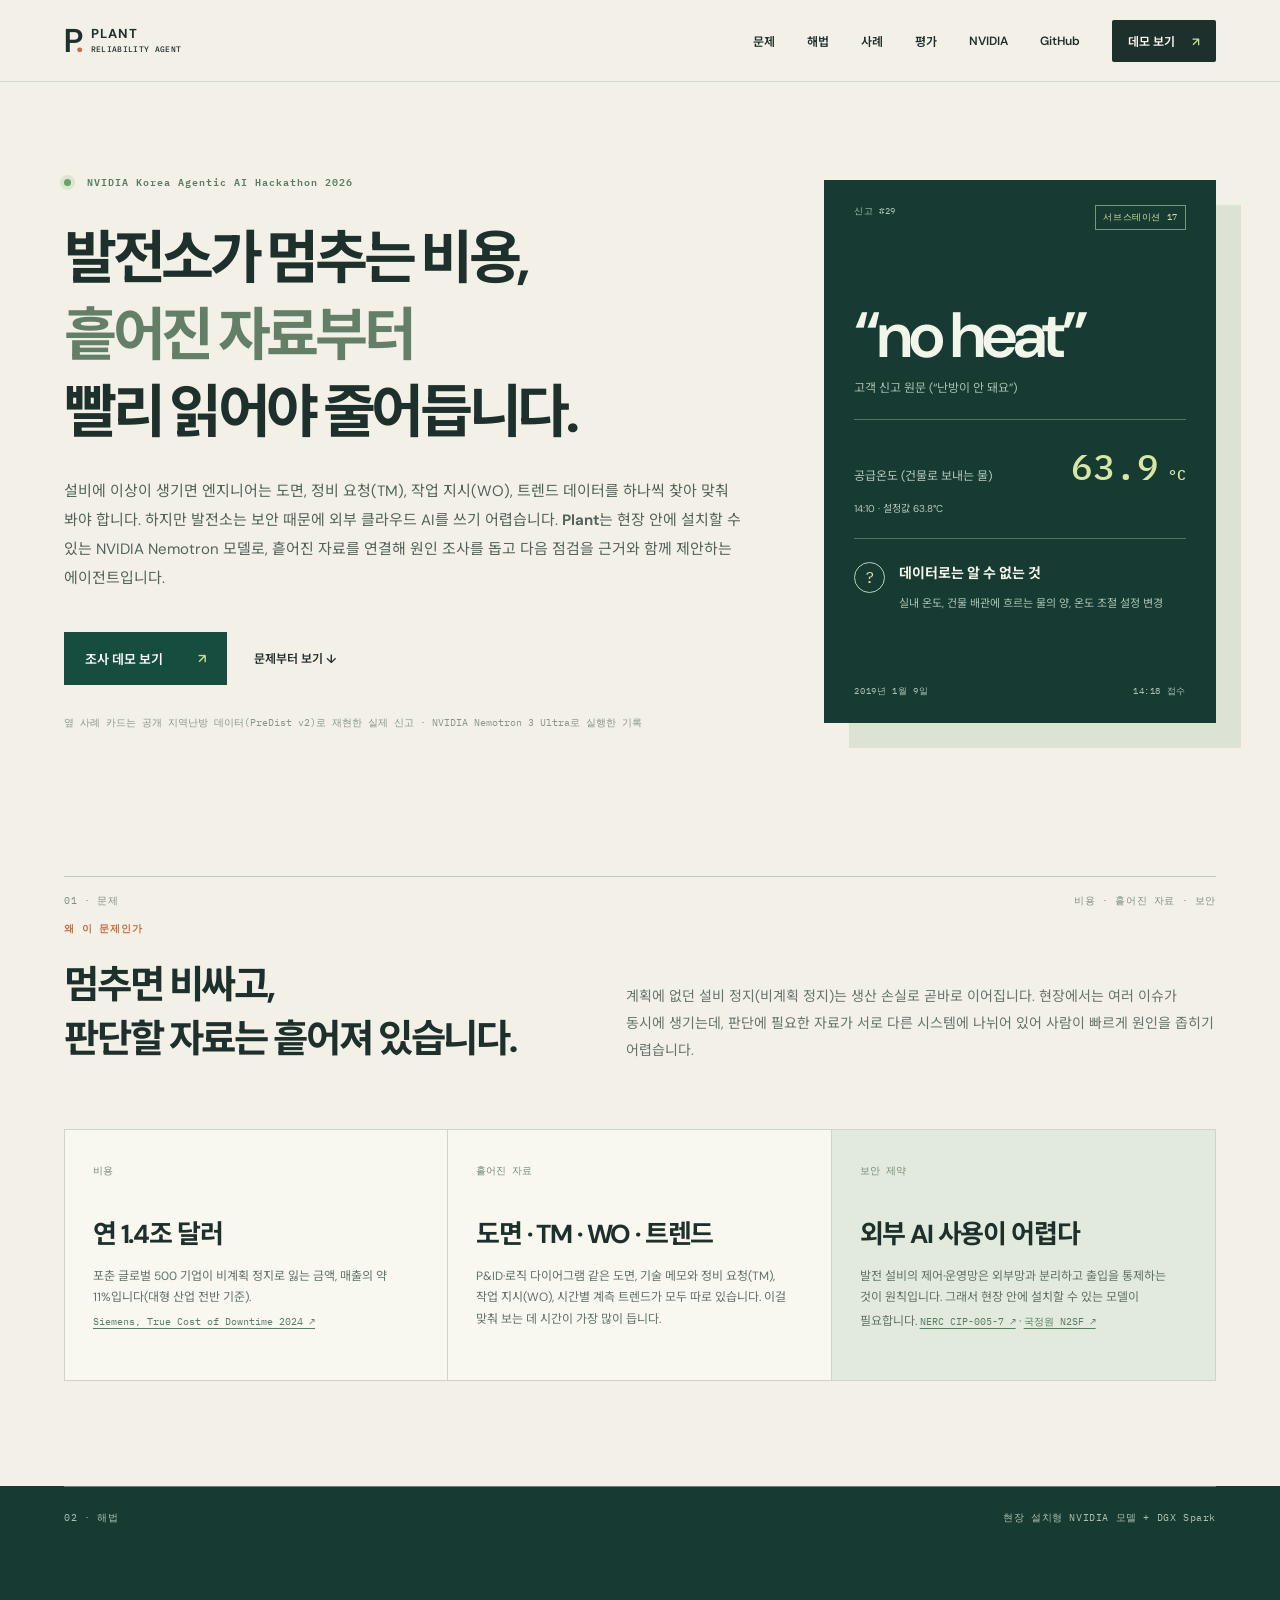
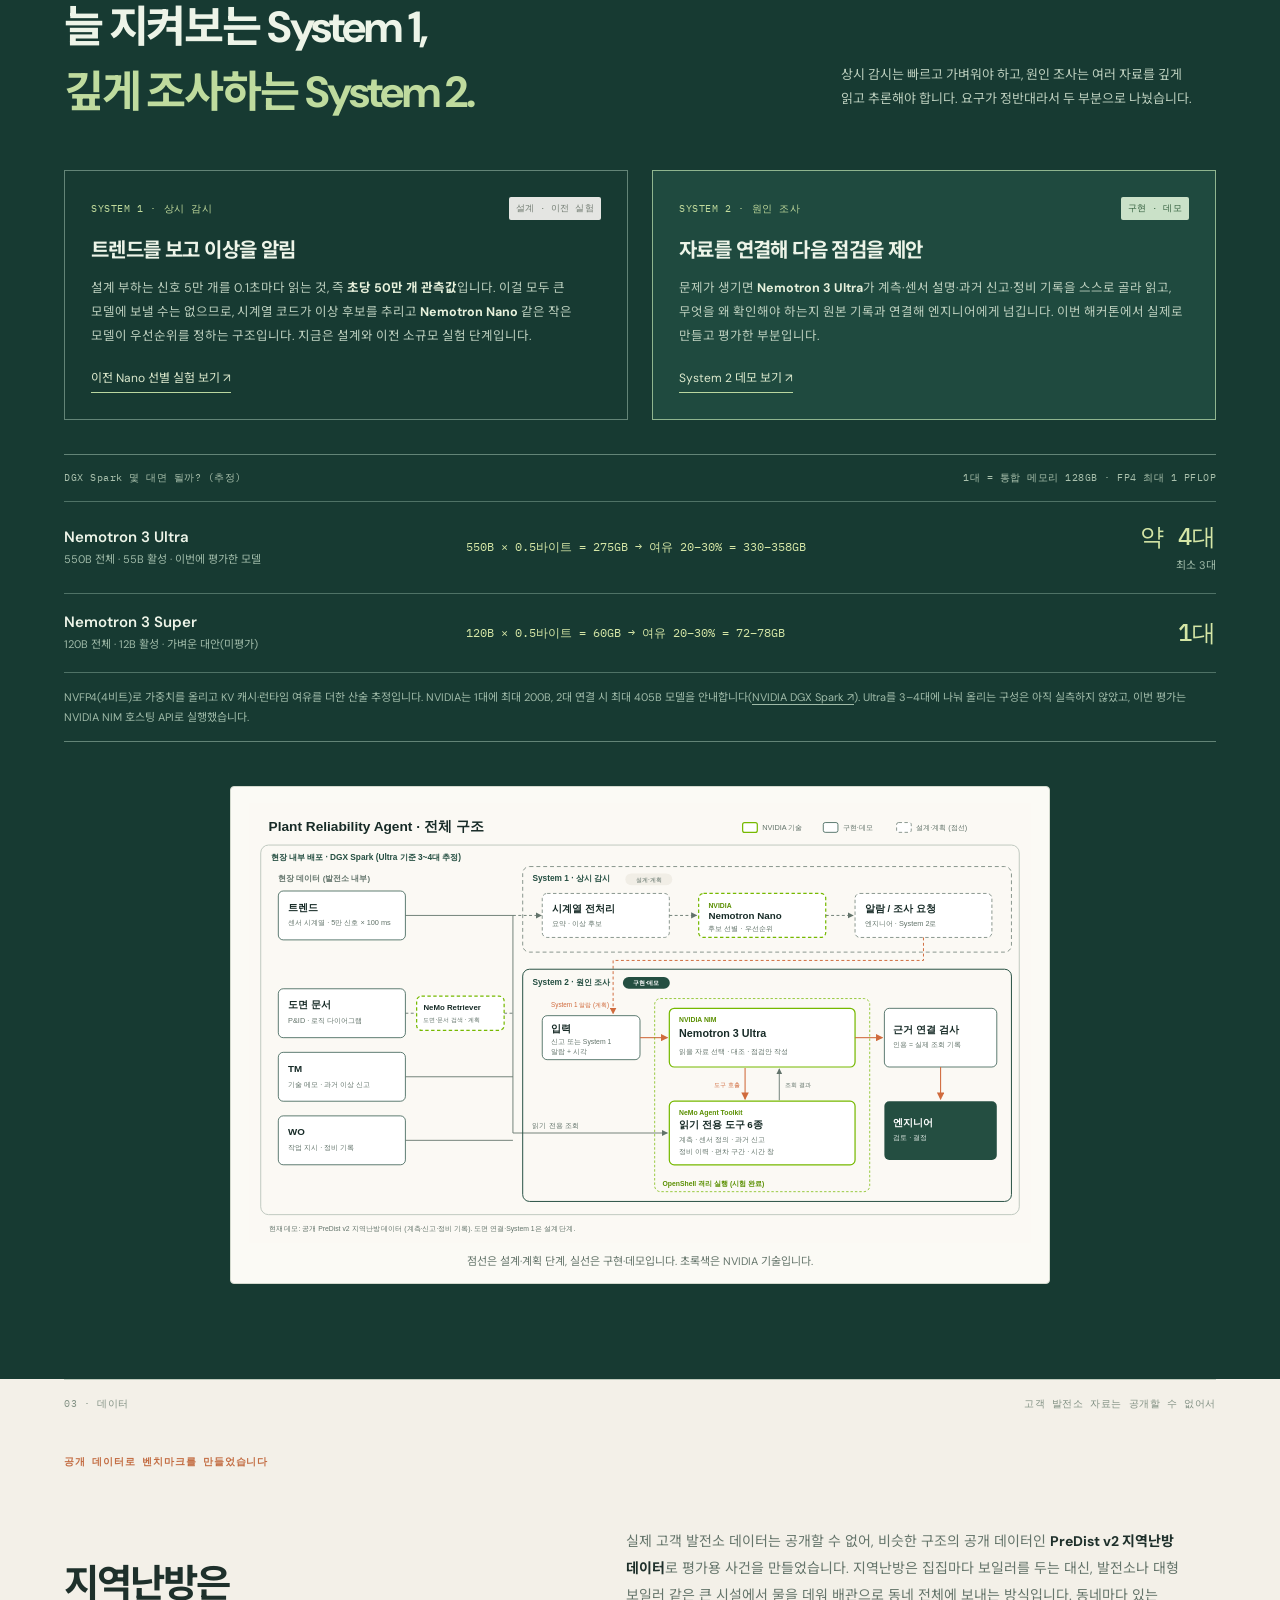
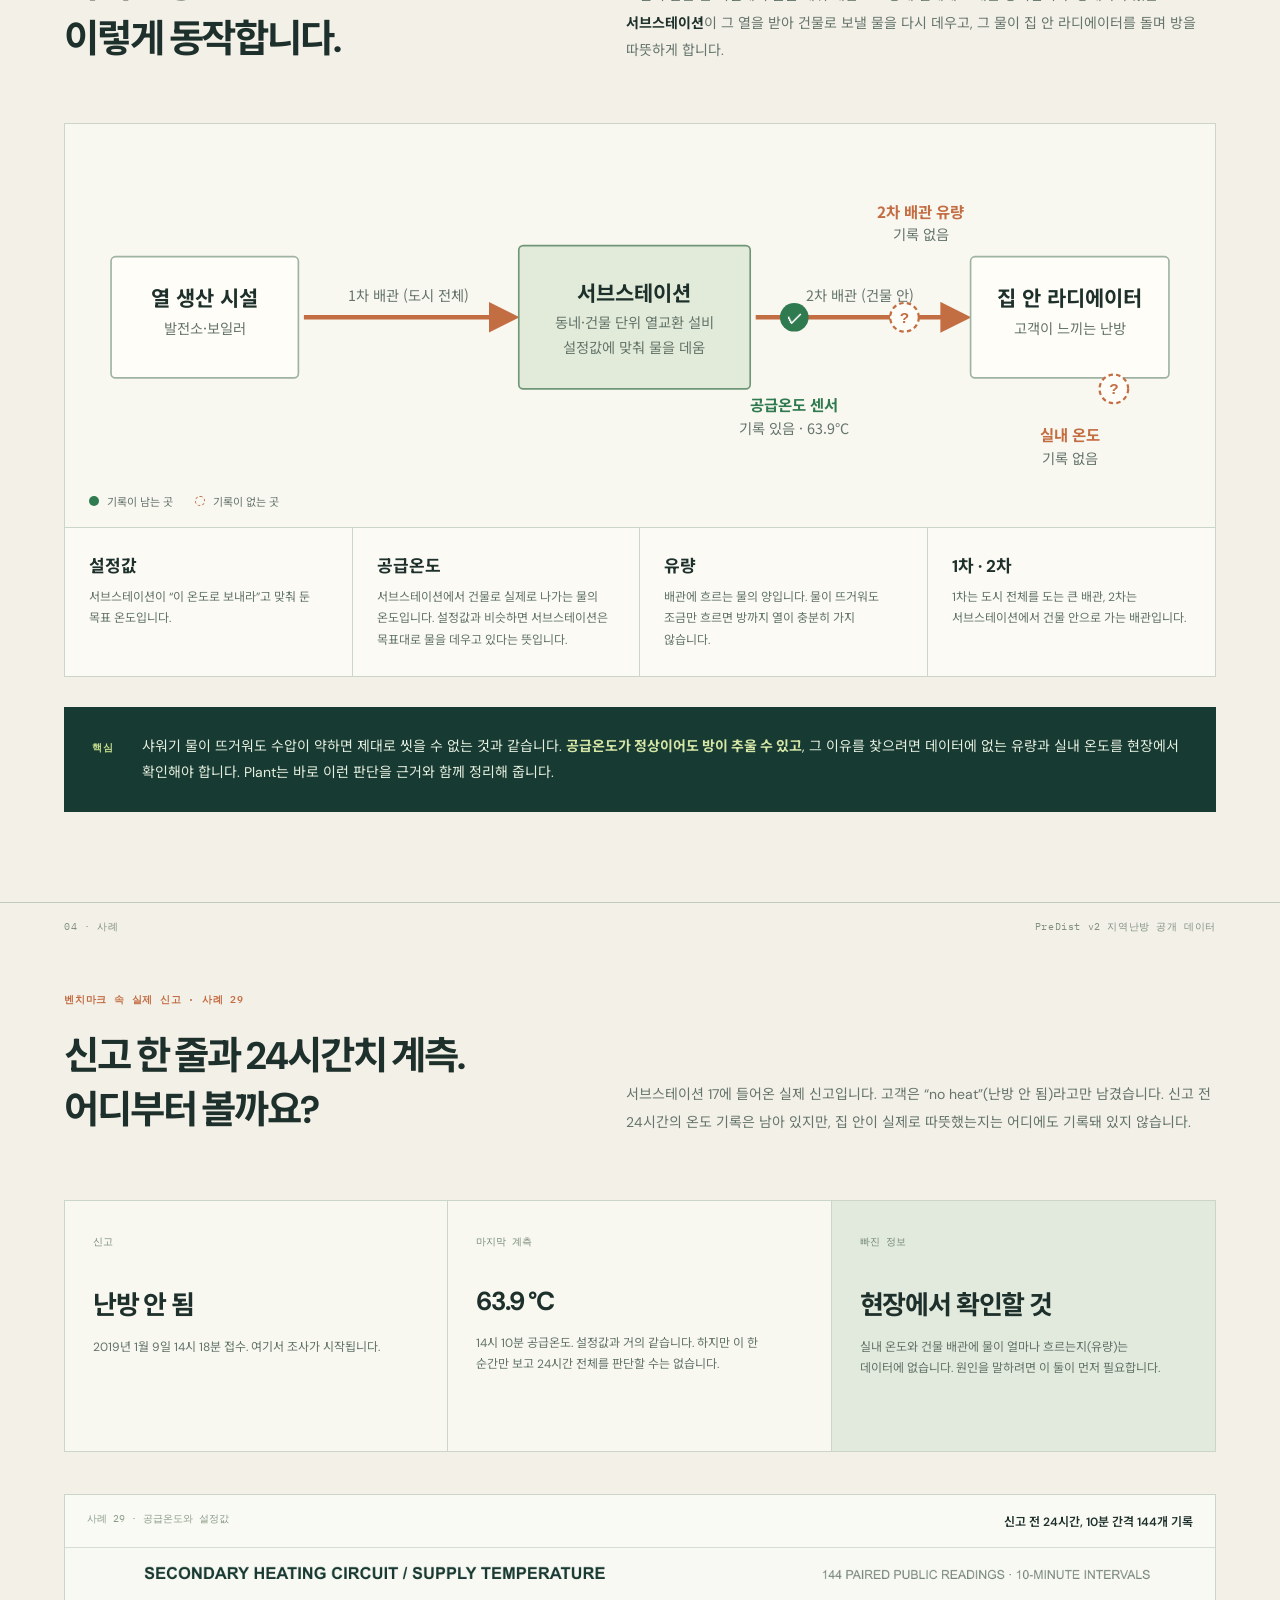
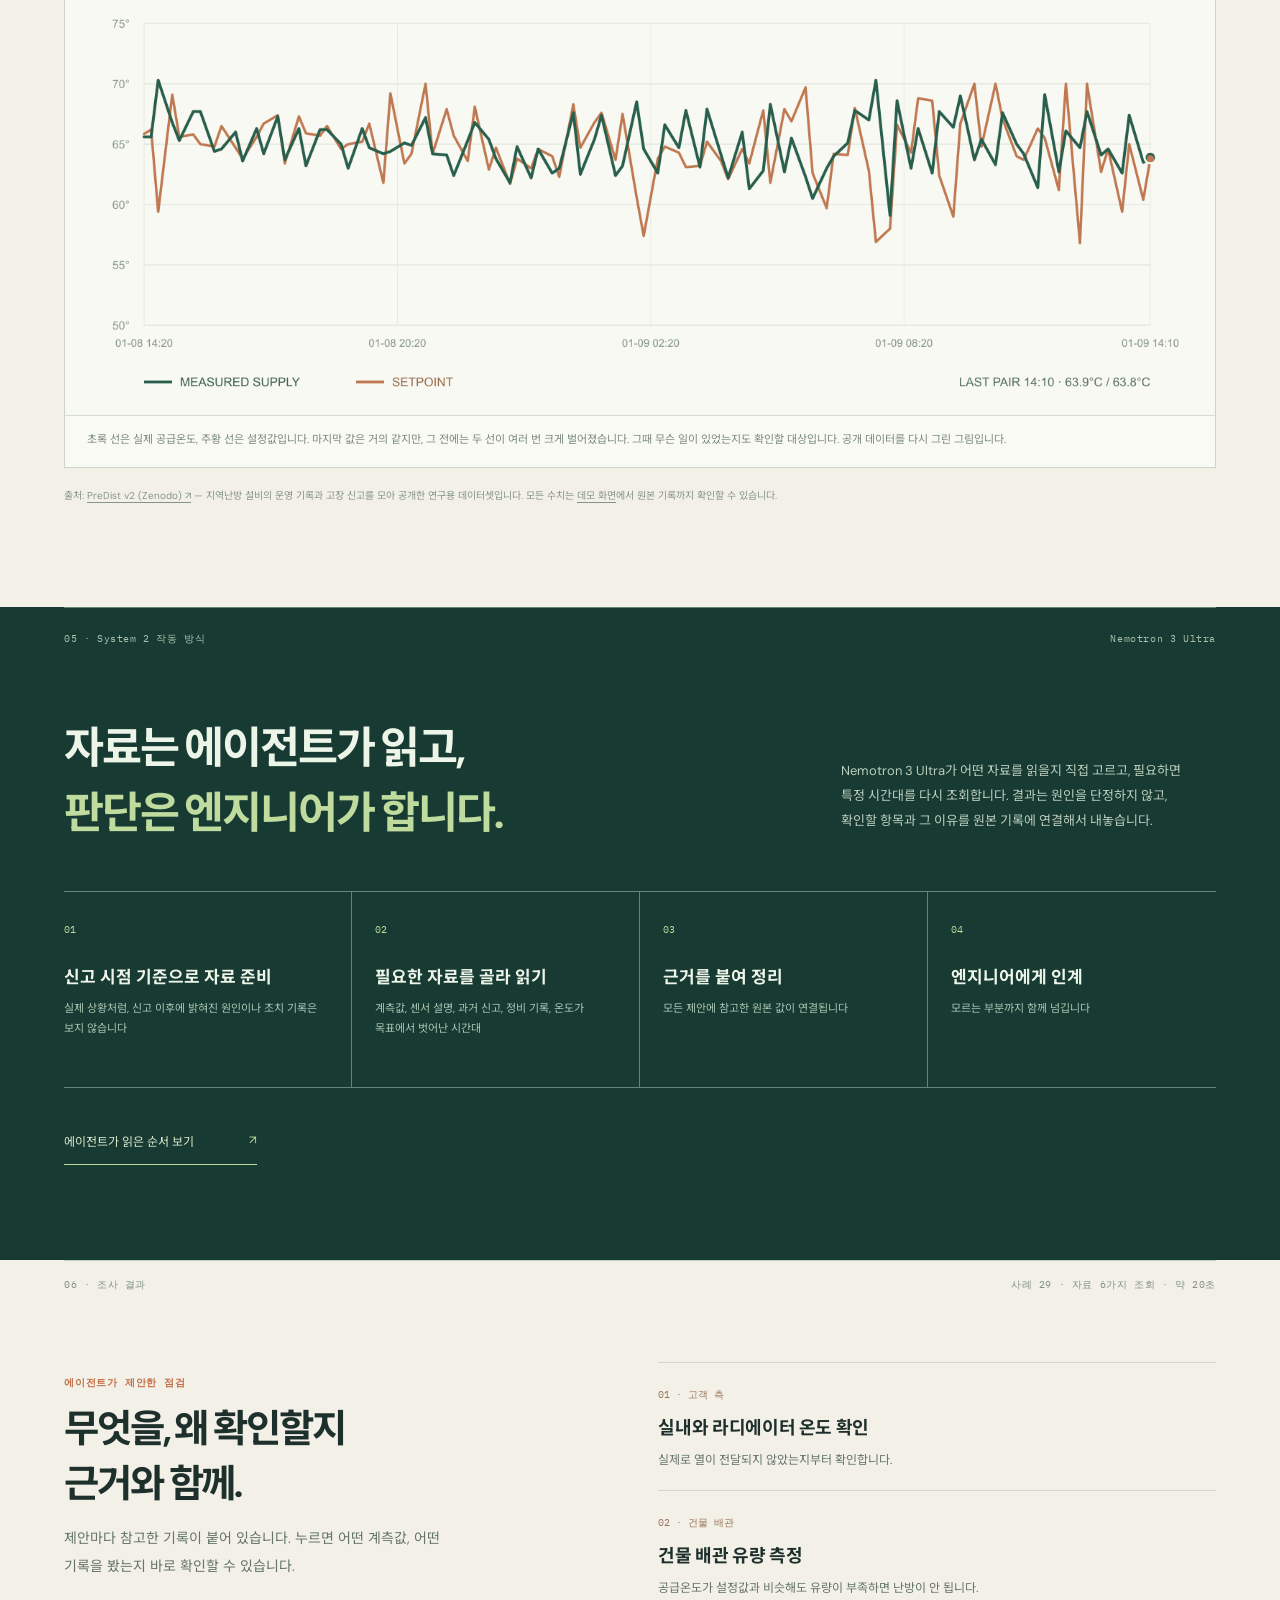
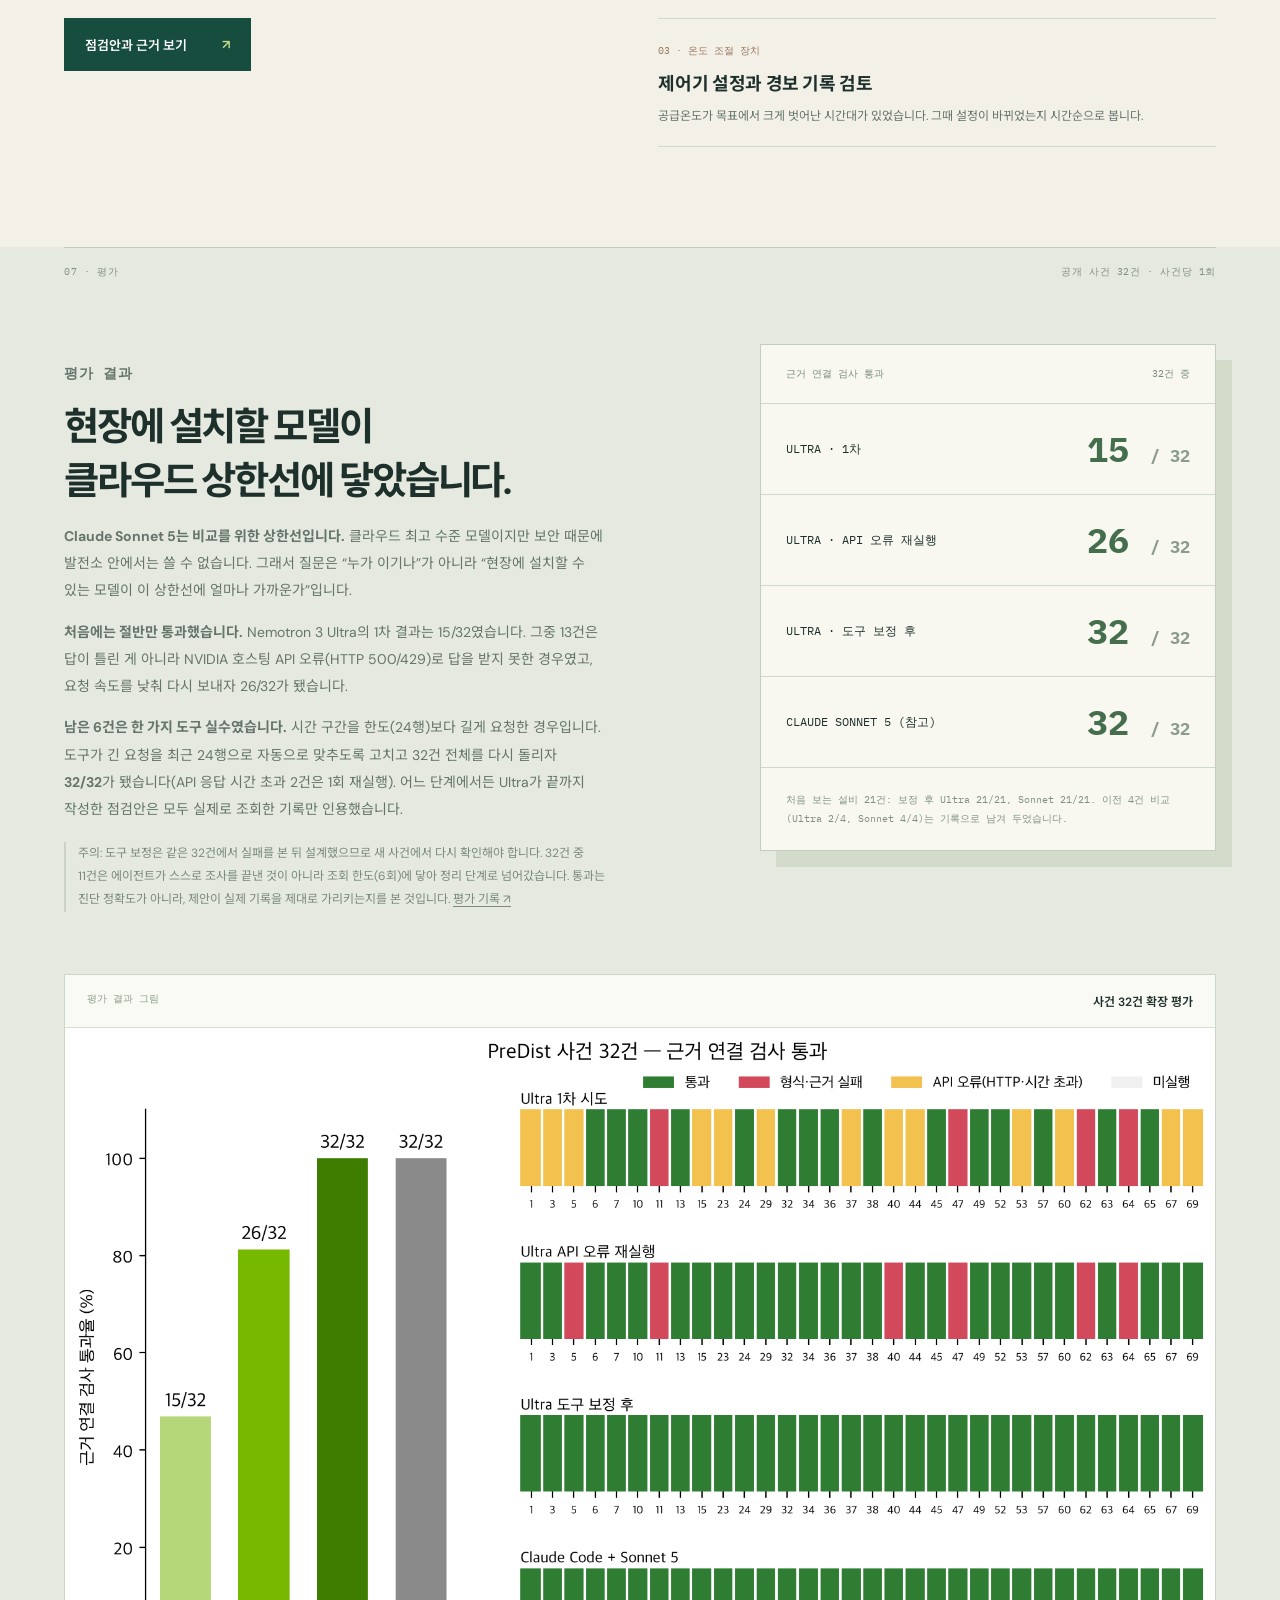
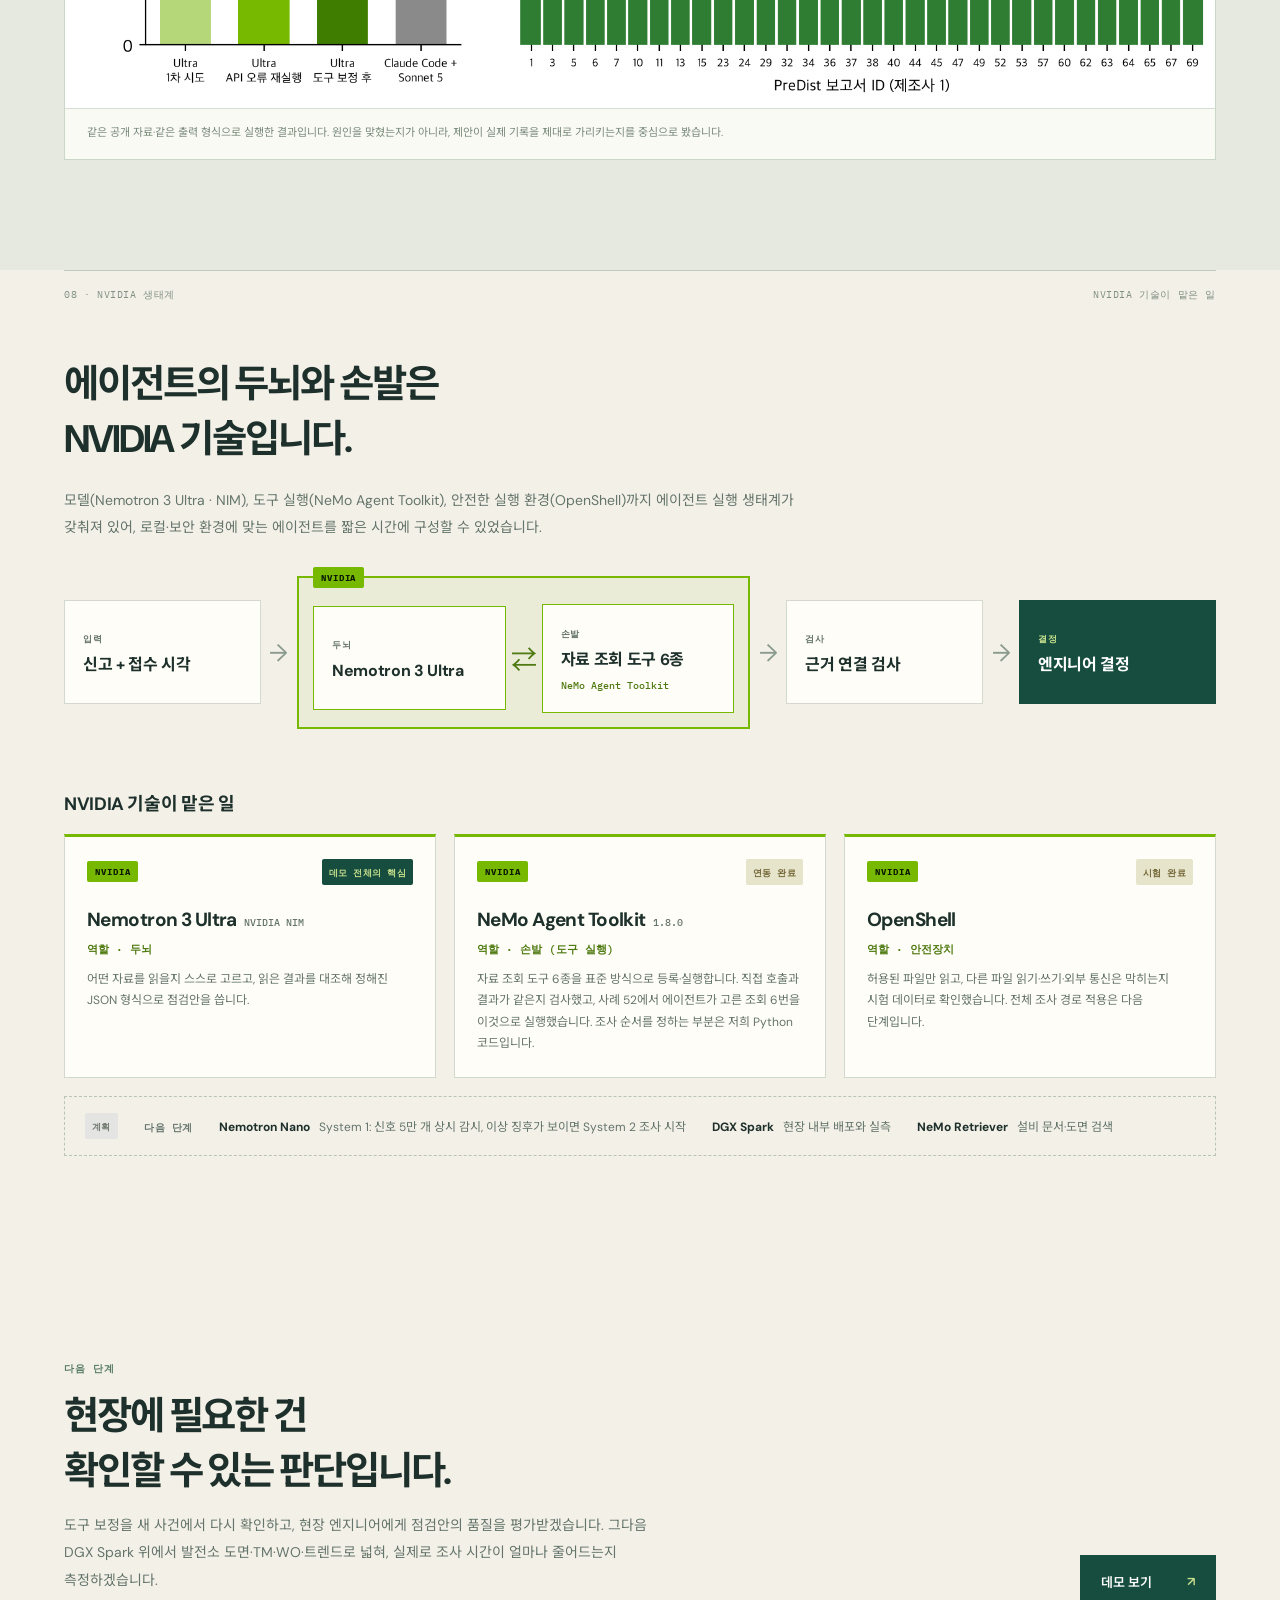
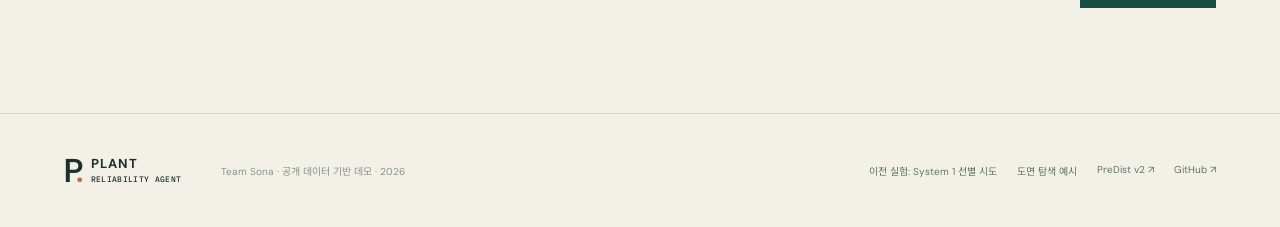
<file: web/index.html>
<!doctype html>
<html lang="ko"><head><meta charset="utf-8"><meta name="viewport" content="width=device-width,initial-scale=1"><meta name="theme-color" content="#f3f0e8"><title>Plant Reliability Agent</title><meta name="description" content="발전소 비계획 정지를 줄이기 위해, 현장 안에 설치 가능한 NVIDIA Nemotron과 DGX Spark로 도면·TM·작업지시·트렌드를 연결해 원인 조사를 돕는 에이전트."><link rel="stylesheet" href="landing.css"><script src="landing.js" defer></script></head>
<body><header class="site-nav"><a class="brand" href="index.html" aria-label="Plant 홈"><span class="brand-mark">P<span class="brand-dot">.</span></span><span>PLANT<br><small>RELIABILITY AGENT</small></span></a><nav aria-label="주 메뉴"><a href="#problem">문제</a><a href="#solution">해법</a><a href="#case">사례</a><a href="#evaluation">평가</a><a href="#architecture">NVIDIA</a><a href="https://github.com/juyoungml/nvidia-hackathon" target="_blank" rel="noreferrer">GitHub</a><a class="nav-action" href="system2.html">데모 보기 <span>↗</span></a></nav></header>
<main>
<section class="hero wrap"><div class="hero-copy"><p class="eyebrow"><span class="pulse"></span> NVIDIA Korea Agentic AI Hackathon 2026</p><h1>발전소가 멈추는 비용,<br><em>흩어진 자료부터</em><br>빨리 읽어야 줄어듭니다.</h1><p class="hero-lead">설비에 이상이 생기면 엔지니어는 도면, 정비 요청(TM), 작업 지시(WO), 트렌드 데이터를 하나씩 찾아 맞춰 봐야 합니다. 하지만 발전소는 보안 때문에 외부 클라우드 AI를 쓰기 어렵습니다. <b>Plant</b>는 현장 안에 설치할 수 있는 NVIDIA Nemotron 모델로, 흩어진 자료를 연결해 원인 조사를 돕고 다음 점검을 근거와 함께 제안하는 에이전트입니다.</p><div class="hero-actions"><a class="button-primary" href="system2.html">조사 데모 보기 <span>↗</span></a><a class="text-link" href="#problem">문제부터 보기 ↓</a></div><p class="scope">옆 사례 카드는 공개 지역난방 데이터(PreDist v2)로 재현한 실제 신고 · NVIDIA Nemotron 3 Ultra로 실행한 기록</p></div><div class="hero-visual"><div class="visual-top"><span>신고 #29</span><span class="live-pill">서브스테이션 17</span></div><div class="visual-question">“no heat”<span>고객 신고 원문 (“난방이 안 돼요”)</span></div><div class="visual-rule"></div><div class="reading"><span>공급온도 (건물로 보내는 물)</span><strong>63.9<small> °C</small></strong><span>14:10 · 설정값 63.8°C</span></div><div class="visual-rule"></div><div class="visual-outcome"><span class="round-icon">?</span><div><b>데이터로는 알 수 없는 것</b><p>실내 온도, 건물 배관에 흐르는 물의 양, 온도 조절 설정 변경</p></div></div><div class="visual-footer"><span>2019년 1월 9일</span><span>14:18 접수</span></div></div></section>
<section class="case-section wrap" id="problem"><div class="section-line"><span>01 · 문제</span><span>비용 · 흩어진 자료 · 보안</span></div><div class="case-intro"><p class="kicker">왜 이 문제인가</p><h2>멈추면 비싸고,<br>판단할 자료는 흩어져 있습니다.</h2><p>계획에 없던 설비 정지(비계획 정지)는 생산 손실로 곧바로 이어집니다. 현장에서는 여러 이슈가 동시에 생기는데, 판단에 필요한 자료가 서로 다른 시스템에 나뉘어 있어 사람이 빠르게 원인을 좁히기 어렵습니다.</p></div><div class="case-evidence"><div class="evidence-item"><span class="evidence-index">비용</span><strong>연 1.4조 달러</strong><p>포춘 글로벌 500 기업이 비계획 정지로 잃는 금액, 매출의 약 11%입니다(대형 산업 전반 기준). <a class="src" href="https://www.automation.com/article/white-paper-true-costs-downtime-2024" target="_blank" rel="noreferrer">Siemens, True Cost of Downtime 2024 ↗</a></p></div><div class="evidence-item"><span class="evidence-index">흩어진 자료</span><strong>도면 · TM · WO · 트렌드</strong><p>P&amp;ID·로직 다이어그램 같은 도면, 기술 메모와 정비 요청(TM), 작업 지시(WO), 시간별 계측 트렌드가 모두 따로 있습니다. 이걸 맞춰 보는 데 시간이 가장 많이 듭니다.</p></div><div class="evidence-item dark"><span class="evidence-index">보안 제약</span><strong>외부 AI 사용이 어렵다</strong><p>발전 설비의 제어·운영망은 외부망과 분리하고 출입을 통제하는 것이 원칙입니다. 그래서 현장 안에 설치할 수 있는 모델이 필요합니다. <a class="src" href="https://www.nerc.com/globalassets/standards/reliability-standards/cip/cip-005-7.pdf" target="_blank" rel="noreferrer">NERC CIP-005-7 ↗</a> · <a class="src" href="https://www.nis.go.kr/CM/1_4/view.do?seq=373" target="_blank" rel="noreferrer">국정원 N2SF ↗</a></p></div></div></section>
<section class="dark-section" id="solution"><div class="wrap"><div class="section-line inverse"><span>02 · 해법</span><span>현장 설치형 NVIDIA 모델 + DGX Spark</span></div><div class="method-header"><h2>늘 지켜보는 System 1,<br><em>깊게 조사하는 System 2.</em></h2><p>상시 감시는 빠르고 가벼워야 하고, 원인 조사는 여러 자료를 깊게 읽고 추론해야 합니다. 요구가 정반대라서 두 부분으로 나눴습니다.</p></div><div class="sys-grid"><article class="sys-card"><div class="sys-top"><span>SYSTEM 1 · 상시 감시</span><span class="tag proposed">설계 · 이전 실험</span></div><b>트렌드를 보고 이상을 알림</b><p>설계 부하는 신호 5만 개를 0.1초마다 읽는 것, 즉 <b>초당 50만 개 관측값</b>입니다. 이걸 모두 큰 모델에 보낼 수는 없으므로, 시계열 코드가 이상 후보를 추리고 <b>Nemotron Nano</b> 같은 작은 모델이 우선순위를 정하는 구조입니다. 지금은 설계와 이전 소규모 실험 단계입니다.</p><a class="sys-link" href="investigation.html">이전 Nano 선별 실험 보기 ↗</a></article><article class="sys-card core"><div class="sys-top"><span>SYSTEM 2 · 원인 조사</span><span class="tag implemented">구현 · 데모</span></div><b>자료를 연결해 다음 점검을 제안</b><p>문제가 생기면 <b>Nemotron 3 Ultra</b>가 계측·센서 설명·과거 신고·정비 기록을 스스로 골라 읽고, 무엇을 왜 확인해야 하는지 원본 기록과 연결해 엔지니어에게 넘깁니다. 이번 해커톤에서 실제로 만들고 평가한 부분입니다.</p><a class="sys-link" href="system2.html">System 2 데모 보기 ↗</a></article></div><div class="sizing"><div class="sizing-head"><span>DGX Spark 몇 대면 될까? (추정)</span><span>1대 = 통합 메모리 128GB · FP4 최대 1 PFLOP</span></div><div class="sizing-row"><span>Nemotron 3 Ultra<small>550B 전체 · 55B 활성 · 이번에 평가한 모델</small></span><code>550B × 0.5바이트 = 275GB → 여유 20–30% = 330–358GB</code><strong>약 4대<small>최소 3대</small></strong></div><div class="sizing-row"><span>Nemotron 3 Super<small>120B 전체 · 12B 활성 · 가벼운 대안(미평가)</small></span><code>120B × 0.5바이트 = 60GB → 여유 20–30% = 72–78GB</code><strong>1대</strong></div><p class="sizing-foot">NVFP4(4비트)로 가중치를 올리고 KV 캐시·런타임 여유를 더한 산술 추정입니다. NVIDIA는 1대에 최대 200B, 2대 연결 시 최대 405B 모델을 안내합니다(<a href="https://www.nvidia.com/en-us/products/workstations/dgx-spark/" target="_blank" rel="noreferrer">NVIDIA DGX Spark ↗</a>). Ultra를 3–4대에 나눠 올리는 구성은 아직 실측하지 않았고, 이번 평가는 NVIDIA NIM 호스팅 API로 실행했습니다.</p></div><figure class="arch-figure"><img src="assets/architecture.svg" alt="전체 구조: 현장 데이터(도면 P&amp;ID·로직, TM, WO, 트렌드)가 System 1 상시 감시(설계·계획)와 System 2 원인 조사(구현·데모)로 연결되고, System 2에서는 Nemotron 3 Ultra가 NeMo Agent Toolkit 도구 6종으로 자료를 읽어 근거 연결 검사를 거쳐 엔지니어에게 점검안을 넘긴다." loading="lazy"><figcaption>점선은 설계·계획 단계, 실선은 구현·데모입니다. 초록색은 NVIDIA 기술입니다.</figcaption></figure></div></section>
<section class="primer wrap" id="primer"><div class="section-line"><span>03 · 데이터</span><span>고객 발전소 자료는 공개할 수 없어서</span></div><p class="kicker primer-kicker">공개 데이터로 벤치마크를 만들었습니다</p><div class="primer-head"><h2>지역난방은<br>이렇게 동작합니다.</h2><p>실제 고객 발전소 데이터는 공개할 수 없어, 비슷한 구조의 공개 데이터인 <b>PreDist v2 지역난방 데이터</b>로 평가용 사건을 만들었습니다. 지역난방은 집집마다 보일러를 두는 대신, 발전소나 대형 보일러 같은 큰 시설에서 물을 데워 배관으로 동네 전체에 보내는 방식입니다. 동네마다 있는 <b>서브스테이션</b>이 그 열을 받아 건물로 보낼 물을 다시 데우고, 그 물이 집 안 라디에이터를 돌며 방을 따뜻하게 합니다.</p></div><figure class="primer-figure"><svg class="dh-diagram" viewBox="0 0 1000 300" role="img" aria-label="지역난방 구조: 열 생산 시설에서 뜨거운 물이 1차 배관으로 동네 열교환 설비까지 오고, 열교환 설비에서 데운 물이 2차 배관으로 건물 라디에이터까지 간다. 공급온도 센서는 열교환 설비 출구에 있고, 실내 온도와 2차 배관 유량은 기록되지 않는다.">
<defs><marker id="ar" viewBox="0 0 10 10" refX="8" refY="5" markerWidth="7" markerHeight="7" orient="auto"><path d="M0 0L10 5L0 10z" fill="#c36d43"/></marker></defs>
<rect x="20" y="95" width="170" height="110" rx="4" class="dh-box"/><text x="105" y="140" class="dh-t">열 생산 시설</text><text x="105" y="165" class="dh-s">발전소·보일러</text>
<line x1="195" y1="150" x2="385" y2="150" class="dh-pipe" marker-end="url(#ar)"/><text x="290" y="135" class="dh-s">1차 배관 (도시 전체)</text>
<rect x="390" y="85" width="210" height="130" rx="4" class="dh-box dh-core"/><text x="495" y="135" class="dh-t">서브스테이션</text><text x="495" y="160" class="dh-s">동네·건물 단위 열교환 설비</text><text x="495" y="182" class="dh-s">설정값에 맞춰 물을 데움</text>
<line x1="605" y1="150" x2="795" y2="150" class="dh-pipe" marker-end="url(#ar)"/><text x="700" y="135" class="dh-s">2차 배관 (건물 안)</text>
<rect x="800" y="95" width="180" height="110" rx="4" class="dh-box"/><text x="890" y="140" class="dh-t">집 안 라디에이터</text><text x="890" y="165" class="dh-s">고객이 느끼는 난방</text>
<circle cx="640" cy="150" r="13" class="dh-ok"/><text x="640" y="155" class="dh-ic">✓</text>
<text x="640" y="235" class="dh-ok-t">공급온도 센서</text><text x="640" y="256" class="dh-s">기록 있음 · 63.9°C</text>
<circle cx="740" cy="150" r="13" class="dh-no"/><text x="740" y="155" class="dh-ic">?</text>
<text x="755" y="60" class="dh-no-t">2차 배관 유량</text><text x="755" y="80" class="dh-s">기록 없음</text>
<circle cx="930" cy="215" r="13" class="dh-no"/><text x="930" y="220" class="dh-ic">?</text>
<text x="890" y="262" class="dh-no-t">실내 온도</text><text x="890" y="283" class="dh-s">기록 없음</text>
</svg><figcaption><span class="dot ok"></span>기록이 남는 곳 <span class="dot no"></span>기록이 없는 곳</figcaption></figure><div class="primer-terms"><div><b>설정값</b><p>서브스테이션이 “이 온도로 보내라”고 맞춰 둔 목표 온도입니다.</p></div><div><b>공급온도</b><p>서브스테이션에서 건물로 실제로 나가는 물의 온도입니다. 설정값과 비슷하면 서브스테이션은 목표대로 물을 데우고 있다는 뜻입니다.</p></div><div><b>유량</b><p>배관에 흐르는 물의 양입니다. 물이 뜨거워도 조금만 흐르면 방까지 열이 충분히 가지 않습니다.</p></div><div><b>1차 · 2차</b><p>1차는 도시 전체를 도는 큰 배관, 2차는 서브스테이션에서 건물 안으로 가는 배관입니다.</p></div></div><div class="primer-point"><span>핵심</span><p>샤워기 물이 뜨거워도 수압이 약하면 제대로 씻을 수 없는 것과 같습니다. <b>공급온도가 정상이어도 방이 추울 수 있고</b>, 그 이유를 찾으려면 데이터에 없는 유량과 실내 온도를 현장에서 확인해야 합니다. Plant는 바로 이런 판단을 근거와 함께 정리해 줍니다.</p></div></section>
<div class="section-line wrap"><span>04 · 사례</span><span>PreDist v2 지역난방 공개 데이터</span></div>
<section class="case-section wrap" id="case"><div class="case-intro"><p class="kicker">벤치마크 속 실제 신고 · 사례 29</p><h2>신고 한 줄과 24시간치 계측.<br>어디부터 볼까요?</h2><p>서브스테이션 17에 들어온 실제 신고입니다. 고객은 “no heat”(난방 안 됨)라고만 남겼습니다. 신고 전 24시간의 온도 기록은 남아 있지만, 집 안이 실제로 따뜻했는지는 어디에도 기록돼 있지 않습니다.</p></div><div class="case-evidence"><div class="evidence-item"><span class="evidence-index">신고</span><strong>난방 안 됨</strong><p>2019년 1월 9일 14시 18분 접수. 여기서 조사가 시작됩니다.</p></div><div class="evidence-item"><span class="evidence-index">마지막 계측</span><strong>63.9 °C</strong><p>14시 10분 공급온도. 설정값과 거의 같습니다. 하지만 이 한 순간만 보고 24시간 전체를 판단할 수는 없습니다.</p></div><div class="evidence-item dark"><span class="evidence-index">빠진 정보</span><strong>현장에서 확인할 것</strong><p>실내 온도와 건물 배관에 물이 얼마나 흐르는지(유량)는 데이터에 없습니다. 원인을 말하려면 이 둘이 먼저 필요합니다.</p></div></div><figure class="case-figure"><div class="figure-head"><span>사례 29 · 공급온도와 설정값</span><strong>신고 전 24시간, 10분 간격 144개 기록</strong></div><img src="assets/system2-case29-trend.png" alt="사례 29의 신고 전 24시간 동안 10분 간격으로 기록된 2차측 공급온도와 설정값 그래프. 마지막 값은 63.9도와 63.8도로 거의 같지만, 구간 중간에는 두 선이 여러 번 크게 벌어진다."><figcaption>초록 선은 실제 공급온도, 주황 선은 설정값입니다. 마지막 값은 거의 같지만, 그 전에는 두 선이 여러 번 크게 벌어졌습니다. 그때 무슨 일이 있었는지도 확인할 대상입니다. 공개 데이터를 다시 그린 그림입니다.</figcaption></figure><div class="source-note">출처: <a href="https://zenodo.org/records/19496480" target="_blank" rel="noreferrer">PreDist v2 (Zenodo) ↗</a> — 지역난방 설비의 운영 기록과 고장 신고를 모아 공개한 연구용 데이터셋입니다. 모든 수치는 <a href="system2.html">데모 화면</a>에서 원본 기록까지 확인할 수 있습니다.</div></section>
<section class="dark-section" id="method"><div class="wrap"><div class="section-line inverse"><span>05 · System 2 작동 방식</span><span>Nemotron 3 Ultra</span></div><div class="method-header"><h2>자료는 에이전트가 읽고,<br><em>판단은 엔지니어가 합니다.</em></h2><p>Nemotron 3 Ultra가 어떤 자료를 읽을지 직접 고르고, 필요하면 특정 시간대를 다시 조회합니다. 결과는 원인을 단정하지 않고, 확인할 항목과 그 이유를 원본 기록에 연결해서 내놓습니다.</p></div><div class="method-flow"><div><span>01</span><b>신고 시점 기준으로 자료 준비</b><p>실제 상황처럼, 신고 이후에 밝혀진 원인이나 조치 기록은 보지 않습니다</p></div><div><span>02</span><b>필요한 자료를 골라 읽기</b><p>계측값, 센서 설명, 과거 신고, 정비 기록, 온도가 목표에서 벗어난 시간대</p></div><div><span>03</span><b>근거를 붙여 정리</b><p>모든 제안에 참고한 원본 값이 연결됩니다</p></div><div><span>04</span><b>엔지니어에게 인계</b><p>모르는 부분까지 함께 넘깁니다</p></div></div><a class="outline-link" href="system2.html">에이전트가 읽은 순서 보기 <span>↗</span></a></div></section>
<section class="recommendation wrap"><div class="section-line"><span>06 · 조사 결과</span><span>사례 29 · 자료 6가지 조회 · 약 20초</span></div><div class="rec-layout"><div><p class="kicker">에이전트가 제안한 점검</p><h2>무엇을, 왜 확인할지<br>근거와 함께.</h2><p>제안마다 참고한 기록이 붙어 있습니다. 누르면 어떤 계측값, 어떤 기록을 봤는지 바로 확인할 수 있습니다.</p><a class="button-primary" href="system2.html">점검안과 근거 보기 <span>↗</span></a></div><ol class="rec-list"><li><span>01 · 고객 측</span><b>실내와 라디에이터 온도 확인</b><p>실제로 열이 전달되지 않았는지부터 확인합니다.</p></li><li><span>02 · 건물 배관</span><b>건물 배관 유량 측정</b><p>공급온도가 설정값과 비슷해도 유량이 부족하면 난방이 안 됩니다.</p></li><li><span>03 · 온도 조절 장치</span><b>제어기 설정과 경보 기록 검토</b><p>공급온도가 목표에서 크게 벗어난 시간대가 있었습니다. 그때 설정이 바뀌었는지 시간순으로 봅니다.</p></li></ol></div></section>
<section class="proof-section" id="evaluation"><div class="wrap"><div class="section-line"><span>07 · 평가</span><span>공개 사건 32건 · 사건당 1회</span></div><div class="proof-grid"><div><p class="kicker">평가 결과</p><h2>현장에 설치할 모델이<br>클라우드 상한선에 닿았습니다.</h2>
<!-- EVAL30:START --><p><b>Claude Sonnet 5는 비교를 위한 상한선입니다.</b> 클라우드 최고 수준 모델이지만 보안 때문에 발전소 안에서는 쓸 수 없습니다. 그래서 질문은 “누가 이기나”가 아니라 “현장에 설치할 수 있는 모델이 이 상한선에 얼마나 가까운가”입니다.</p><p><b>처음에는 절반만 통과했습니다.</b> Nemotron 3 Ultra의 1차 결과는 15/32였습니다. 그중 13건은 답이 틀린 게 아니라 NVIDIA 호스팅 API 오류(HTTP 500/429)로 답을 받지 못한 경우였고, 요청 속도를 낮춰 다시 보내자 26/32가 됐습니다.</p><p><b>남은 6건은 한 가지 도구 실수였습니다.</b> 시간 구간을 한도(24행)보다 길게 요청한 경우입니다. 도구가 긴 요청을 최근 24행으로 자동으로 맞추도록 고치고 32건 전체를 다시 돌리자 <b>32/32</b>가 됐습니다(API 응답 시간 초과 2건은 1회 재실행). 어느 단계에서든 Ultra가 끝까지 작성한 점검안은 모두 실제로 조회한 기록만 인용했습니다.</p><p class="eval-note">주의: 도구 보정은 같은 32건에서 실패를 본 뒤 설계했으므로 새 사건에서 다시 확인해야 합니다. 32건 중 11건은 에이전트가 스스로 조사를 끝낸 것이 아니라 조회 한도(6회)에 닿아 정리 단계로 넘어갔습니다. 통과는 진단 정확도가 아니라, 제안이 실제 기록을 제대로 가리키는지를 본 것입니다. <a href="https://github.com/juyoungml/nvidia-hackathon/blob/main/evaluation/cycle5/RESULTS.md" target="_blank" rel="noreferrer">평가 기록 ↗</a></p><!-- EVAL30:END -->
</div><div class="scorecard"><div class="score-head"><span>근거 연결 검사 통과</span><span>32건 중</span></div><div class="score-row"><span>ULTRA · 1차</span><strong>15 <small>/ 32</small></strong></div><div class="score-row"><span>ULTRA · API 오류 재실행</span><strong>26 <small>/ 32</small></strong></div><div class="score-row"><span>ULTRA · 도구 보정 후</span><strong>32 <small>/ 32</small></strong></div><div class="score-row"><span>CLAUDE SONNET 5 (참고)</span><strong>32 <small>/ 32</small></strong></div><div class="score-foot">처음 보는 설비 21건: 보정 후 Ultra 21/21, Sonnet 21/21. 이전 4건 비교(Ultra 2/4, Sonnet 4/4)는 <a href="https://github.com/juyoungml/nvidia-hackathon/blob/main/evaluation/cycle4/RESULTS.md" target="_blank" rel="noreferrer">기록</a>으로 남겨 두었습니다.</div></div></div><figure class="case-figure eval-figure"><div class="figure-head"><span>평가 결과 그림</span><strong>사건 32건 확장 평가</strong></div><img src="assets/eval-cycle5.png" alt="사건 32건으로 확장한 평가에서 Nemotron 3 Ultra와 기준 모델의 결과를 비교한 그림" loading="lazy"><figcaption>같은 공개 자료·같은 출력 형식으로 실행한 결과입니다. 원인을 맞혔는지가 아니라, 제안이 실제 기록을 제대로 가리키는지를 중심으로 봤습니다.</figcaption></figure></div></section>
<section class="architecture wrap" id="architecture"><div class="section-line"><span>08 · NVIDIA 생태계</span><span>NVIDIA 기술이 맡은 일</span></div><h2>에이전트의 두뇌와 손발은<br>NVIDIA 기술입니다.</h2><p class="arch-lead">모델(Nemotron 3 Ultra · NIM), 도구 실행(NeMo Agent Toolkit), 안전한 실행 환경(OpenShell)까지 에이전트 실행 생태계가 갖춰져 있어, 로컬·보안 환경에 맞는 에이전트를 짧은 시간에 구성할 수 있었습니다.</p><div class="arch2-flow" role="img" aria-label="흐름: 신고와 접수 시각이 들어오면 NVIDIA Nemotron 3 Ultra가 두뇌로서 NVIDIA NeMo Agent Toolkit으로 실행하는 자료 조회 도구 6종을 오가며 조사하고, 근거 연결 검사를 거쳐 엔지니어가 결정한다."><div class="arch2-node"><span class="arch2-step">입력</span><b>신고 + 접수 시각</b></div><div class="arch2-arrow" aria-hidden="true">→</div><div class="arch2-nv"><span class="nv-badge">NVIDIA</span><div class="arch2-node nv-node"><span class="arch2-step">두뇌</span><b>Nemotron 3 Ultra</b></div><div class="arch2-swap" aria-hidden="true">⇄</div><div class="arch2-node nv-node"><span class="arch2-step">손발</span><b>자료 조회 도구 6종</b><small>NeMo Agent Toolkit</small></div></div><div class="arch2-arrow" aria-hidden="true">→</div><div class="arch2-node"><span class="arch2-step">검사</span><b>근거 연결 검사</b></div><div class="arch2-arrow" aria-hidden="true">→</div><div class="arch2-node arch2-end"><span class="arch2-step">결정</span><b>엔지니어 결정</b></div></div><h3 class="arch2-title">NVIDIA 기술이 맡은 일</h3><div class="nv-cards"><article class="nv-card"><div class="nv-card-top"><span class="nv-badge">NVIDIA</span><span class="nv-status nv-core">데모 전체의 핵심</span></div><b>Nemotron 3 Ultra <small>NVIDIA NIM</small></b><p class="nv-role">역할 · 두뇌</p><p>어떤 자료를 읽을지 스스로 고르고, 읽은 결과를 대조해 정해진 JSON 형식으로 점검안을 씁니다.</p></article><article class="nv-card"><div class="nv-card-top"><span class="nv-badge">NVIDIA</span><span class="nv-status">연동 완료</span></div><b>NeMo Agent Toolkit <small>1.8.0</small></b><p class="nv-role">역할 · 손발 (도구 실행)</p><p>자료 조회 도구 6종을 표준 방식으로 등록·실행합니다. 직접 호출과 결과가 같은지 검사했고, 사례 52에서 에이전트가 고른 조회 6번을 이것으로 실행했습니다. 조사 순서를 정하는 부분은 저희 Python 코드입니다.</p></article><article class="nv-card"><div class="nv-card-top"><span class="nv-badge">NVIDIA</span><span class="nv-status">시험 완료</span></div><b>OpenShell</b><p class="nv-role">역할 · 안전장치</p><p>허용된 파일만 읽고, 다른 파일 읽기·쓰기·외부 통신은 막히는지 시험 데이터로 확인했습니다. 전체 조사 경로 적용은 다음 단계입니다.</p></article></div><div class="nv-next"><span class="nv-status nv-plan">계획</span><span class="nv-next-label">다음 단계</span><p><b>Nemotron Nano</b> System 1: 신호 5만 개 상시 감시, 이상 징후가 보이면 System 2 조사 시작</p><p><b>DGX Spark</b> 현장 내부 배포와 실측</p><p><b>NeMo Retriever</b> 설비 문서·도면 검색</p></div></section>
<section class="closing wrap"><div><span class="eyebrow">다음 단계</span><h2>현장에 필요한 건<br>확인할 수 있는 판단입니다.</h2><p>도구 보정을 새 사건에서 다시 확인하고, 현장 엔지니어에게 점검안의 품질을 평가받겠습니다. 그다음 DGX Spark 위에서 발전소 도면·TM·WO·트렌드로 넓혀, 실제로 조사 시간이 얼마나 줄어드는지 측정하겠습니다.</p></div><a class="button-primary" href="system2.html">데모 보기 <span>↗</span></a></section>
</main><footer><div class="brand footer-brand"><span class="brand-mark">P<span class="brand-dot">.</span></span><span>PLANT<br><small>RELIABILITY AGENT</small></span></div><p>Team Sona · 공개 데이터 기반 데모 · 2026</p><div><a href="investigation.html">이전 실험: System 1 선별 시도</a><a href="evidence.html">도면 탐색 예시</a><a href="https://zenodo.org/records/19496480" target="_blank" rel="noreferrer">PreDist v2 ↗</a><a href="https://github.com/juyoungml/nvidia-hackathon" target="_blank" rel="noreferrer">GitHub ↗</a></div></footer></body></html>
</file>
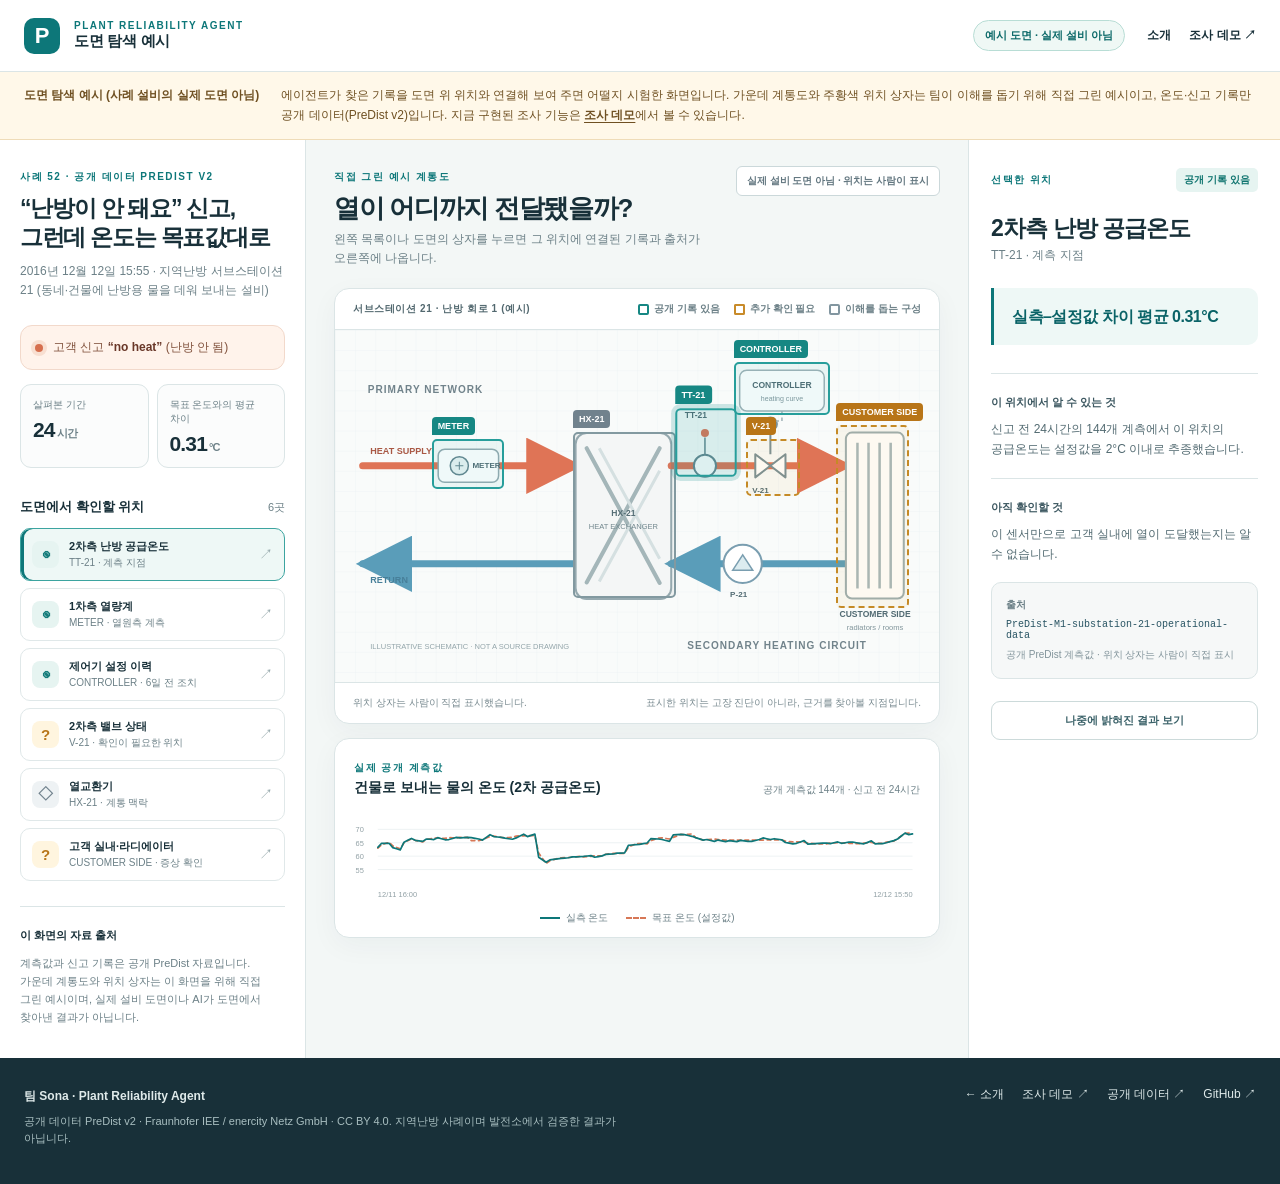
<file: web/evidence.html>
<!doctype html>
<html lang="ko">
  <head>
    <meta charset="utf-8" />
    <meta name="viewport" content="width=device-width, initial-scale=1" />
    <meta name="theme-color" content="#ffffff" />
    <title>도면 탐색 예시 · Plant</title>
    <meta name="description" content="팀 Sona의 도면 탐색 예시: 직접 그린 예시 계통도 위에서 공개 계측 기록이 어느 위치와 연결되는지 살펴봅니다. 실제 설비 도면이 아닙니다." />
    <link rel="stylesheet" href="./style.css" />
    <script src="./app.js" defer></script>
  </head>
  <body>
    <div class="app-shell">
      <header class="topbar">
        <a class="brand-link" href="./index.html" aria-label="Plant 소개로 이동">
          <span class="brand-mark" aria-hidden="true">P</span>
          <span class="brand-copy">
            <span class="eyebrow">PLANT RELIABILITY AGENT</span>
            <strong>도면 탐색 예시</strong>
          </span>
        </a>
        <div class="topbar-spacer"></div>
        <span class="environment-pill">예시 도면 · 실제 설비 아님</span>
        <nav class="top-nav" aria-label="페이지 이동">
          <a class="top-link" href="./index.html">소개</a>
          <a class="top-link" href="./system2.html">조사 데모 <span aria-hidden="true">↗</span></a>
        </nav>
      </header>

      <div class="page-note" role="note">
        <strong>도면 탐색 예시 (사례 설비의 실제 도면 아님)</strong>
        <p>에이전트가 찾은 기록을 도면 위 위치와 연결해 보여 주면 어떨지 시험한 화면입니다. 가운데 계통도와 주황색 위치 상자는 팀이 이해를 돕기 위해 직접 그린 예시이고, 온도·신고 기록만 공개 데이터(PreDist v2)입니다. 지금 구현된 조사 기능은 <a href="./system2.html">조사 데모</a>에서 볼 수 있습니다.</p>
      </div>

      <main class="workspace">
        <aside class="case-panel" aria-label="사건과 근거 목록">
          <div class="panel-heading">
            <span class="section-kicker">사례 52 · 공개 데이터 PREDIST V2</span>
            <h1>“난방이 안 돼요” 신고,<br />그런데 온도는 목표값대로</h1>
            <p>2016년 12월 12일 15:55 · 지역난방 서브스테이션 21 (동네·건물에 난방용 물을 데워 보내는 설비)</p>
          </div>

          <div class="case-callout">
            <span class="callout-dot"></span>
            <span>고객 신고 <strong>“no heat”</strong> (난방 안 됨)</span>
          </div>

          <div class="metric-grid">
            <div class="metric"><span>살펴본 기간</span><strong>24<span>시간</span></strong></div>
            <div class="metric"><span>목표 온도와의 평균 차이</span><strong>0.31<span>°C</span></strong></div>
          </div>

          <div class="list-heading">
            <h2>도면에서 확인할 위치</h2>
            <span>6곳</span>
          </div>
          <div class="evidence-list" id="evidence-list"></div>

          <div class="sidebar-note">
            <strong>이 화면의 자료 출처</strong>
            <p>계측값과 신고 기록은 공개 PreDist 자료입니다. 가운데 계통도와 위치 상자는 이 화면을 위해 직접 그린 예시이며, 실제 설비 도면이나 AI가 도면에서 찾아낸 결과가 아닙니다.</p>
          </div>
        </aside>

        <section class="diagram-panel" aria-label="예시 계통도와 위치 상자">
          <div class="diagram-header">
            <div>
              <span class="section-kicker">직접 그린 예시 계통도</span>
              <h2>열이 어디까지 전달됐을까?</h2>
              <p>왼쪽 목록이나 도면의 상자를 누르면 그 위치에 연결된 기록과 출처가 오른쪽에 나옵니다.</p>
            </div>
            <span class="drawing-state">실제 설비 도면 아님 · 위치는 사람이 표시</span>
          </div>

          <div class="canvas-card">
            <div class="canvas-toolbar">
              <span>서브스테이션 21 · 난방 회로 1 (예시)</span>
              <div class="legend">
                <span><i class="legend-swatch observed"></i>공개 기록 있음</span>
                <span><i class="legend-swatch missing"></i>추가 확인 필요</span>
                <span><i class="legend-swatch context"></i>이해를 돕는 구성</span>
              </div>
            </div>
            <div class="diagram-canvas" id="diagram-canvas">
              <img src="./substation.svg" alt="팀이 직접 그린 지역난방 서브스테이션 예시 계통도. 왼쪽에 도시 배관(1차) 열원, 가운데에 열교환기, 오른쪽에 건물 배관(2차) 난방 회로와 고객 쪽 라디에이터가 있다." />
              <div class="bbox-layer" id="bbox-layer"></div>
            </div>
            <div class="canvas-caption">
              <span>위치 상자는 사람이 직접 표시했습니다.</span>
              <span>표시한 위치는 고장 진단이 아니라, 근거를 찾아볼 지점입니다.</span>
            </div>
          </div>

          <div class="trend-card">
            <div class="trend-title">
              <div>
                <span class="section-kicker">실제 공개 계측값</span>
                <h3>건물로 보내는 물의 온도 (2차 공급온도)</h3>
              </div>
              <span class="trend-annotation">공개 계측값 144개 · 신고 전 24시간</span>
            </div>
            <div id="trend-plot" class="trend-plot" aria-label="실측 공급온도와 설정값 추세 그래프"></div>
            <div class="trend-legend"><span><i class="line-key actual"></i>실측 온도</span><span><i class="line-key setpoint"></i>목표 온도 (설정값)</span></div>
          </div>
        </section>

        <aside class="detail-panel" aria-live="polite" aria-label="선택한 위치의 근거">
          <div class="detail-top">
            <span class="section-kicker">선택한 위치</span>
            <span id="detail-status" class="status-badge"></span>
          </div>
          <h2 id="detail-title"></h2>
          <p class="detail-subtitle" id="detail-subtitle"></p>
          <div class="detail-value" id="detail-value"></div>
          <div class="detail-block">
            <span class="detail-label">이 위치에서 알 수 있는 것</span>
            <p id="detail-known"></p>
          </div>
          <div class="detail-block">
            <span class="detail-label">아직 확인할 것</span>
            <p id="detail-unknown"></p>
          </div>
          <div class="source-card">
            <span>출처</span>
            <code id="detail-source"></code>
            <small id="detail-provenance"></small>
          </div>
          <div class="detail-footer">
            <button id="outcome-toggle" type="button">나중에 밝혀진 결과 보기</button>
            <p id="outcome-panel" hidden>공개된 사후 보고서에는 제어 설정 오류와 제어기 초기화가 기록돼 있습니다. 이 내용은 신고 시점에 에이전트에게 주는 자료에서 뺐습니다.</p>
          </div>
        </aside>
      </main>

      <footer class="site-footer">
        <div><b>팀 Sona · Plant Reliability Agent</b><p>공개 데이터 PreDist v2 · Fraunhofer IEE / enercity Netz GmbH · CC BY 4.0. 지역난방 사례이며 발전소에서 검증한 결과가 아닙니다.</p></div>
        <nav aria-label="바닥글 링크"><a href="./index.html">← 소개</a><a href="./system2.html">조사 데모 ↗</a><a href="https://zenodo.org/records/19496480" target="_blank" rel="noreferrer">공개 데이터 ↗</a><a href="https://github.com/juyoungml/nvidia-hackathon" target="_blank" rel="noreferrer">GitHub ↗</a></nav>
      </footer>
    </div>
  </body>
</html>
</file>
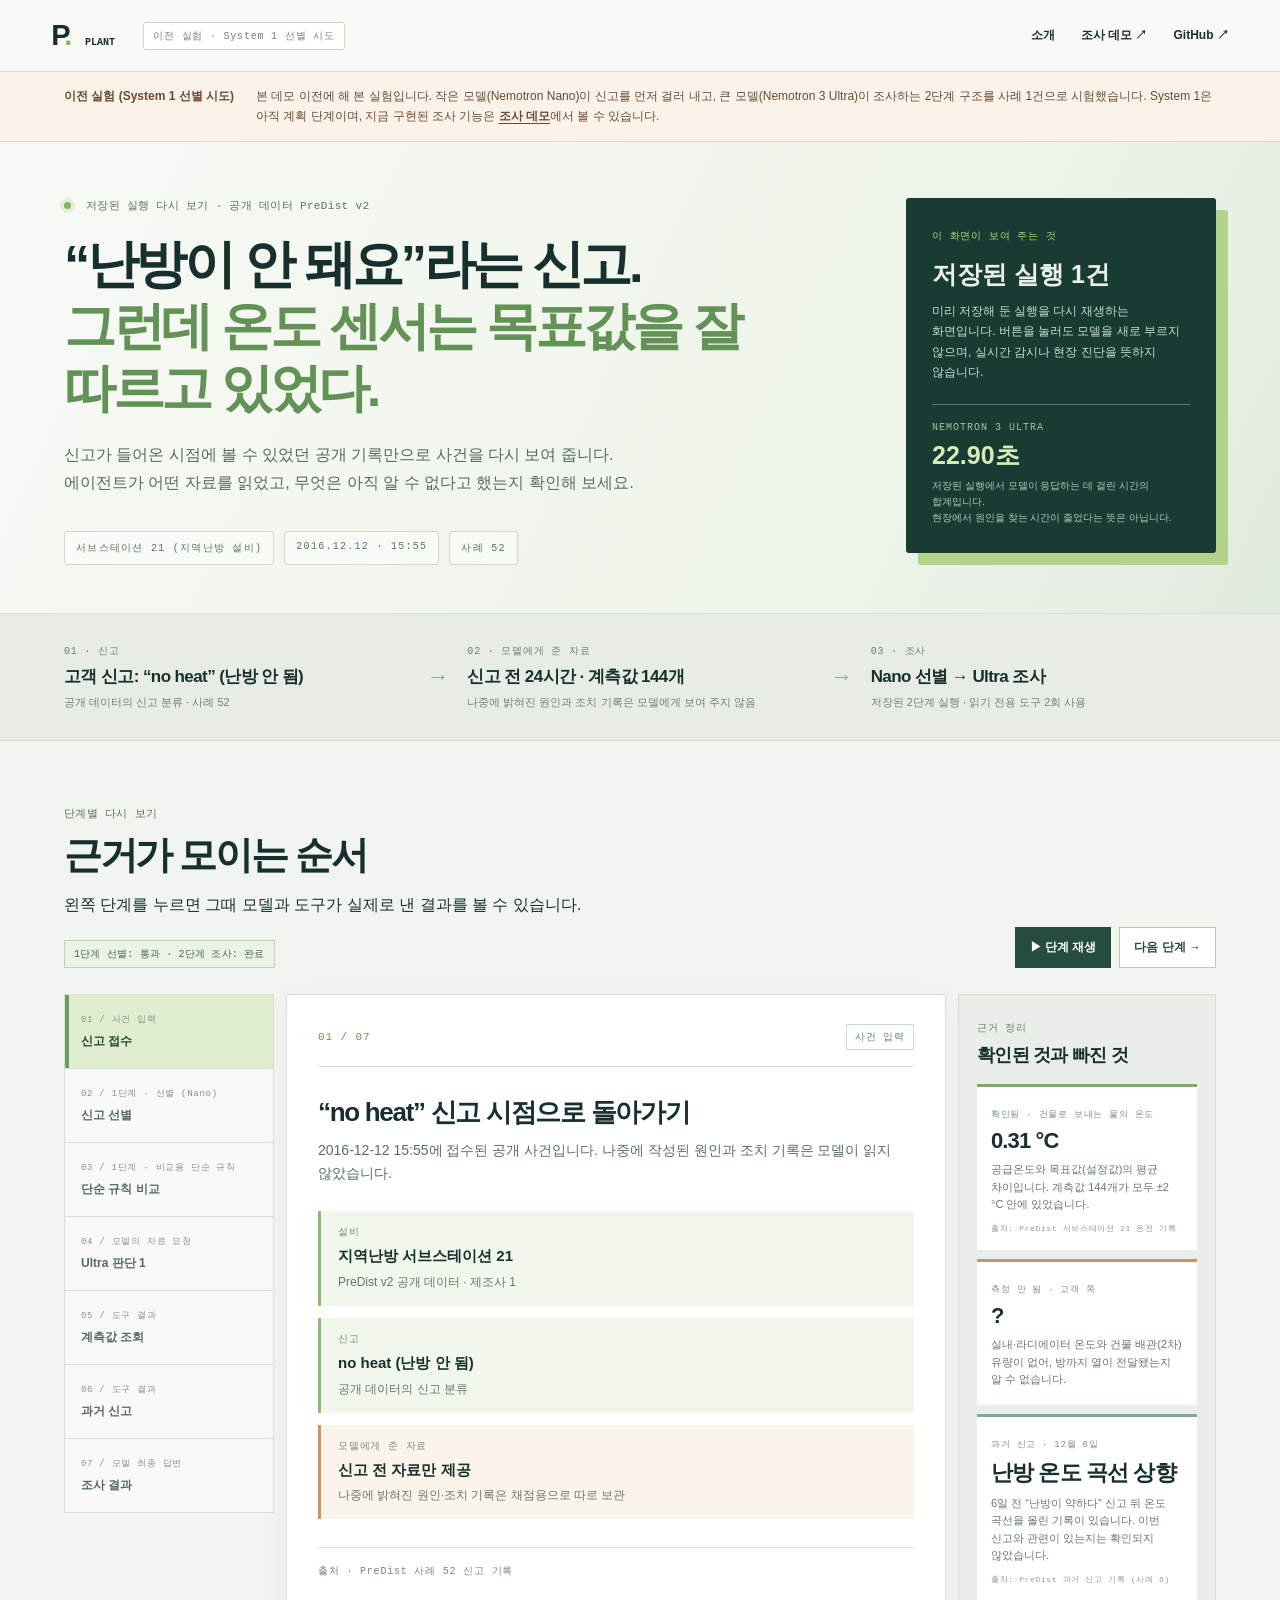
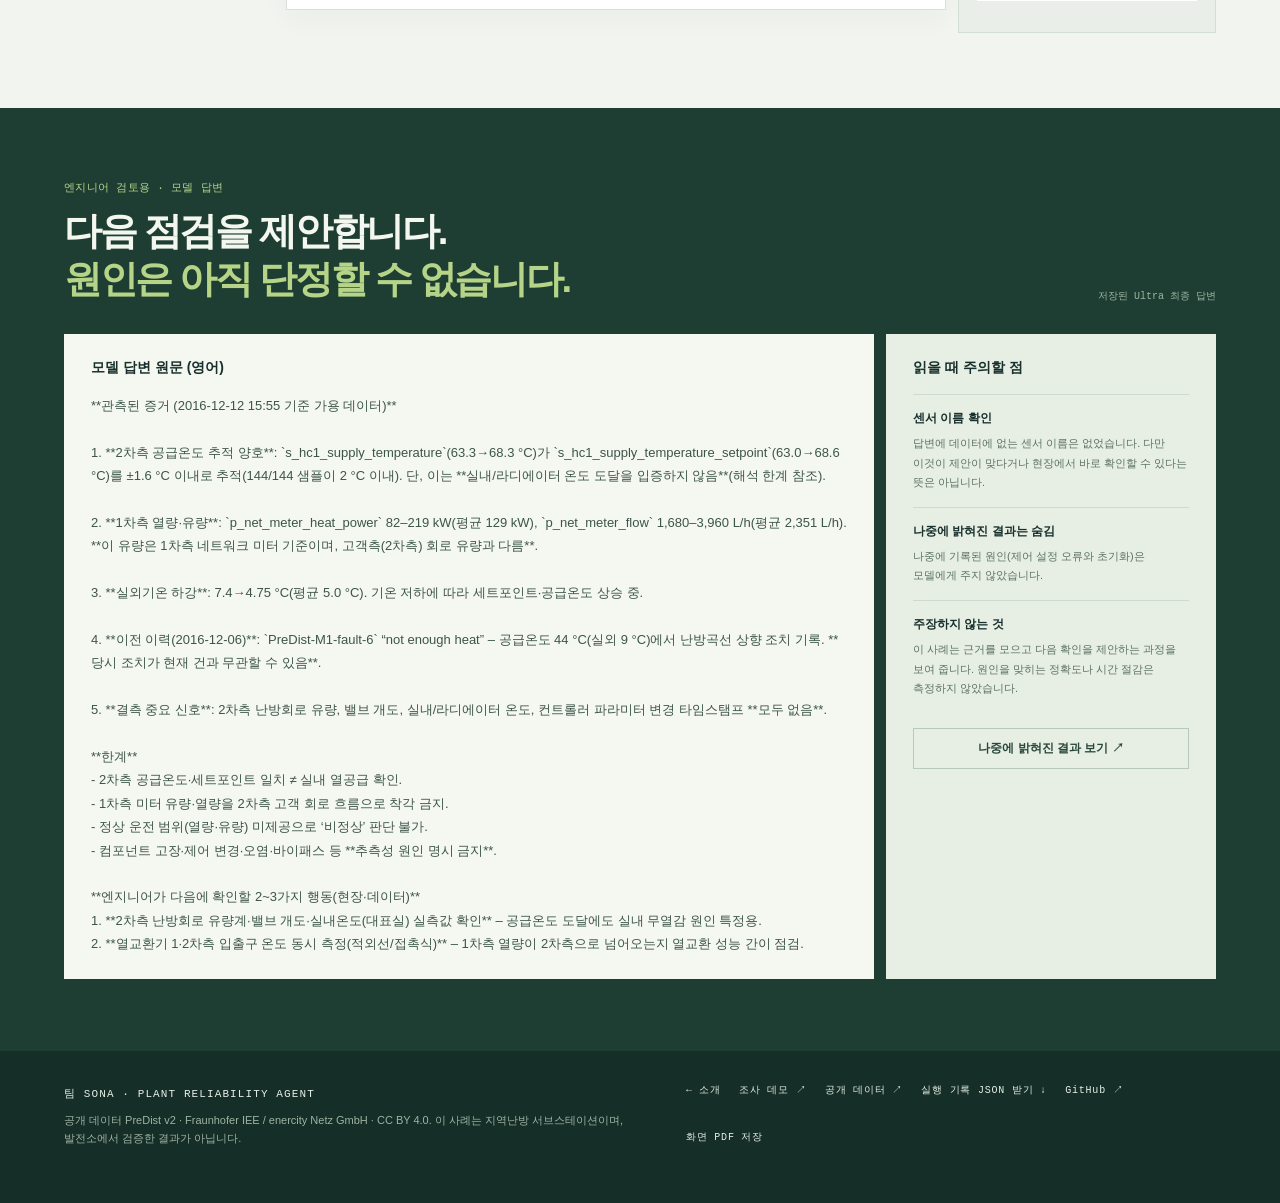
<file: web/investigation.html>
<!doctype html>
<html lang="ko">
  <head>
    <meta charset="utf-8" />
    <meta name="viewport" content="width=device-width, initial-scale=1" />
    <meta name="theme-color" content="#f9faf6" />
    <title>이전 실험 · System 1 선별 시도 · Plant</title>
    <meta name="description" content="팀 Sona의 이전 실험: 작은 모델 Nemotron Nano로 신고를 먼저 선별하고 Nemotron 3 Ultra가 조사한 저장된 실행 1건을 단계별로 다시 봅니다." />
    <link rel="stylesheet" href="./investigation.css" />
    <script src="./investigation.js" defer></script>
  </head>
  <body>
    <header class="masthead">
      <a class="brand" href="./index.html" aria-label="Plant 소개로 이동">P<span>.</span> <small>PLANT</small></a>
      <span class="mast-label">이전 실험 · System 1 선별 시도</span>
      <nav class="mast-links" aria-label="페이지 이동"><a href="./index.html">소개</a><a href="./system2.html">조사 데모 ↗</a><a href="https://github.com/juyoungml/nvidia-hackathon" target="_blank" rel="noreferrer">GitHub ↗</a></nav>
    </header>

    <main class="page">
      <div class="archive-note" role="note">
        <strong>이전 실험 (System 1 선별 시도)</strong>
        <p>본 데모 이전에 해 본 실험입니다. 작은 모델(Nemotron Nano)이 신고를 먼저 걸러 내고, 큰 모델(Nemotron 3 Ultra)이 조사하는 2단계 구조를 사례 1건으로 시험했습니다. System 1은 아직 계획 단계이며, 지금 구현된 조사 기능은 <a href="./system2.html">조사 데모</a>에서 볼 수 있습니다.</p>
      </div>

      <section class="intro">
        <div class="intro-copy">
          <p class="kicker"><span class="pulse"></span> 저장된 실행 다시 보기 · 공개 데이터 PreDist v2</p>
          <h1>“난방이 안 돼요”라는 신고.<br><em>그런데 온도 센서는 목표값을 잘 따르고 있었다.</em></h1>
          <p class="lede">신고가 들어온 시점에 볼 수 있었던 공개 기록만으로 사건을 다시 보여 줍니다. 에이전트가 어떤 자료를 읽었고, 무엇은 아직 알 수 없다고 했는지 확인해 보세요.</p>
          <div class="intro-meta"><span>서브스테이션 21 (지역난방 설비)</span><span>2016.12.12 · 15:55</span><span>사례 52</span></div>
        </div>
        <aside class="boundary">
          <span class="tiny">이 화면이 보여 주는 것</span>
          <strong>저장된 실행 1건</strong>
          <p>미리 저장해 둔 실행을 다시 재생하는 화면입니다. 버튼을 눌러도 모델을 새로 부르지 않으며, 실시간 감시나 현장 진단을 뜻하지 않습니다.</p>
          <div><span>NEMOTRON 3 ULTRA</span><b id="api-time">—</b><small>저장된 실행에서 모델이 응답하는 데 걸린 시간의 합계입니다.<br>현장에서 원인을 찾는 시간이 줄었다는 뜻은 아닙니다.</small></div>
        </aside>
      </section>

      <section class="case-strip" aria-label="사건 입력">
        <div><span class="tiny">01 · 신고</span><strong>고객 신고: “no heat” (난방 안 됨)</strong><small>공개 데이터의 신고 분류 · 사례 52</small></div>
        <div class="strip-arrow" aria-hidden="true">→</div>
        <div><span class="tiny">02 · 모델에게 준 자료</span><strong>신고 전 24시간 · 계측값 144개</strong><small>나중에 밝혀진 원인과 조치 기록은 모델에게 보여 주지 않음</small></div>
        <div class="strip-arrow" aria-hidden="true">→</div>
        <div><span class="tiny">03 · 조사</span><strong id="tool-count">읽기 전용 도구 확인 중</strong><small id="tool-list">저장된 실행 기록 기준</small></div>
      </section>

      <section class="replay" aria-label="실행 기록 단계별 재생">
        <div class="replay-head">
          <div><p class="kicker">단계별 다시 보기</p><h2>근거가 모이는 순서</h2><p>왼쪽 단계를 누르면 그때 모델과 도구가 실제로 낸 결과를 볼 수 있습니다.</p><p class="run-status" id="run-status" role="status">실행 기록을 불러오는 중…</p></div>
          <div class="replay-actions"><button id="play-button" class="primary" type="button">▶ 단계 재생</button><button id="next-button" type="button">다음 단계 →</button></div>
        </div>
        <div class="replay-grid">
          <nav class="steps" id="steps" aria-label="실행 단계"></nav>
          <article class="event" aria-live="polite">
            <div class="event-top"><span class="event-index" id="event-index">—</span><span class="event-kind" id="event-kind">—</span></div>
            <h3 id="event-title">기록을 불러오는 중</h3>
            <p class="event-summary" id="event-summary"></p>
            <div class="event-body" id="event-body"></div>
            <div class="event-source" id="event-source"></div>
          </article>
          <aside class="readout">
            <span class="tiny">근거 정리</span>
            <h3>확인된 것과 빠진 것</h3>
            <div class="readout-card observed"><span>확인됨 · 건물로 보내는 물의 온도</span><b>0.31 °C</b><p>공급온도와 목표값(설정값)의 평균 차이입니다. 계측값 144개가 모두 ±2 °C 안에 있었습니다.</p><small>출처: PreDist 서브스테이션 21 운전 기록</small></div>
            <div class="readout-card missing"><span>측정 안 됨 · 고객 쪽</span><b>?</b><p>실내·라디에이터 온도와 건물 배관(2차) 유량이 없어, 방까지 열이 전달됐는지 알 수 없습니다.</p></div>
            <div class="readout-card prior"><span>과거 신고 · 12월 6일</span><b>난방 온도 곡선 상향</b><p>6일 전 “난방이 약하다” 신고 뒤 온도 곡선을 올린 기록이 있습니다. 이번 신고와 관련이 있는지는 확인되지 않았습니다.</p><small>출처: PreDist 과거 신고 기록 (사례 6)</small></div>
          </aside>
        </div>
      </section>

      <section class="review" id="review">
        <div class="review-heading"><div><p class="kicker">엔지니어 검토용 · 모델 답변</p><h2>다음 점검을 제안합니다.<br><em>원인은 아직 단정할 수 없습니다.</em></h2></div><span>저장된 Ultra 최종 답변</span></div>
        <div class="review-grid">
          <div class="review-main"><h3>모델 답변 원문 (영어)</h3><div id="final-output" class="final-output">불러오는 중…</div></div>
          <aside class="review-notes"><h3>읽을 때 주의할 점</h3><ul><li><b id="tag-check-title">센서 이름 확인</b><span id="tag-check">답변에 데이터에 없는 센서 이름이 있는지 확인한 결과를 불러오는 중입니다.</span></li><li><b>나중에 밝혀진 결과는 숨김</b><span>나중에 기록된 원인(제어 설정 오류와 초기화)은 모델에게 주지 않았습니다.</span></li><li><b>주장하지 않는 것</b><span>이 사례는 근거를 모으고 다음 확인을 제안하는 과정을 보여 줍니다. 원인을 맞히는 정확도나 시간 절감은 측정하지 않았습니다.</span></li></ul><button id="outcome-button" type="button" aria-expanded="false">나중에 밝혀진 결과 보기 ↗</button><p id="outcome-text" hidden>공개된 사후 보고서에는 제어 설정 오류와 제어기 초기화가 기록돼 있습니다. 이 내용은 신고 시점의 모델 입력에서 뺐고, 위 답변을 채점하는 데도 쓰지 않았습니다.</p></aside>
        </div>
      </section>

      <footer class="footer"><div><b>팀 SONA · PLANT RELIABILITY AGENT</b><p>공개 데이터 PreDist v2 · Fraunhofer IEE / enercity Netz GmbH · CC BY 4.0. 이 사례는 지역난방 서브스테이션이며, 발전소에서 검증한 결과가 아닙니다.</p></div><div class="footer-links"><a href="./index.html">← 소개</a><a href="./system2.html">조사 데모 ↗</a><a href="https://zenodo.org/records/19496480" target="_blank" rel="noreferrer">공개 데이터 ↗</a><a href="../poc/trace-52-nvidia-nemotron-3-ultra-550b-a55b.json" download>실행 기록 JSON 받기 ↓</a><a href="https://github.com/juyoungml/nvidia-hackathon" target="_blank" rel="noreferrer">GitHub ↗</a><button id="print-button" type="button">화면 PDF 저장</button></div></footer>
    </main>
  </body>
</html>
</file>
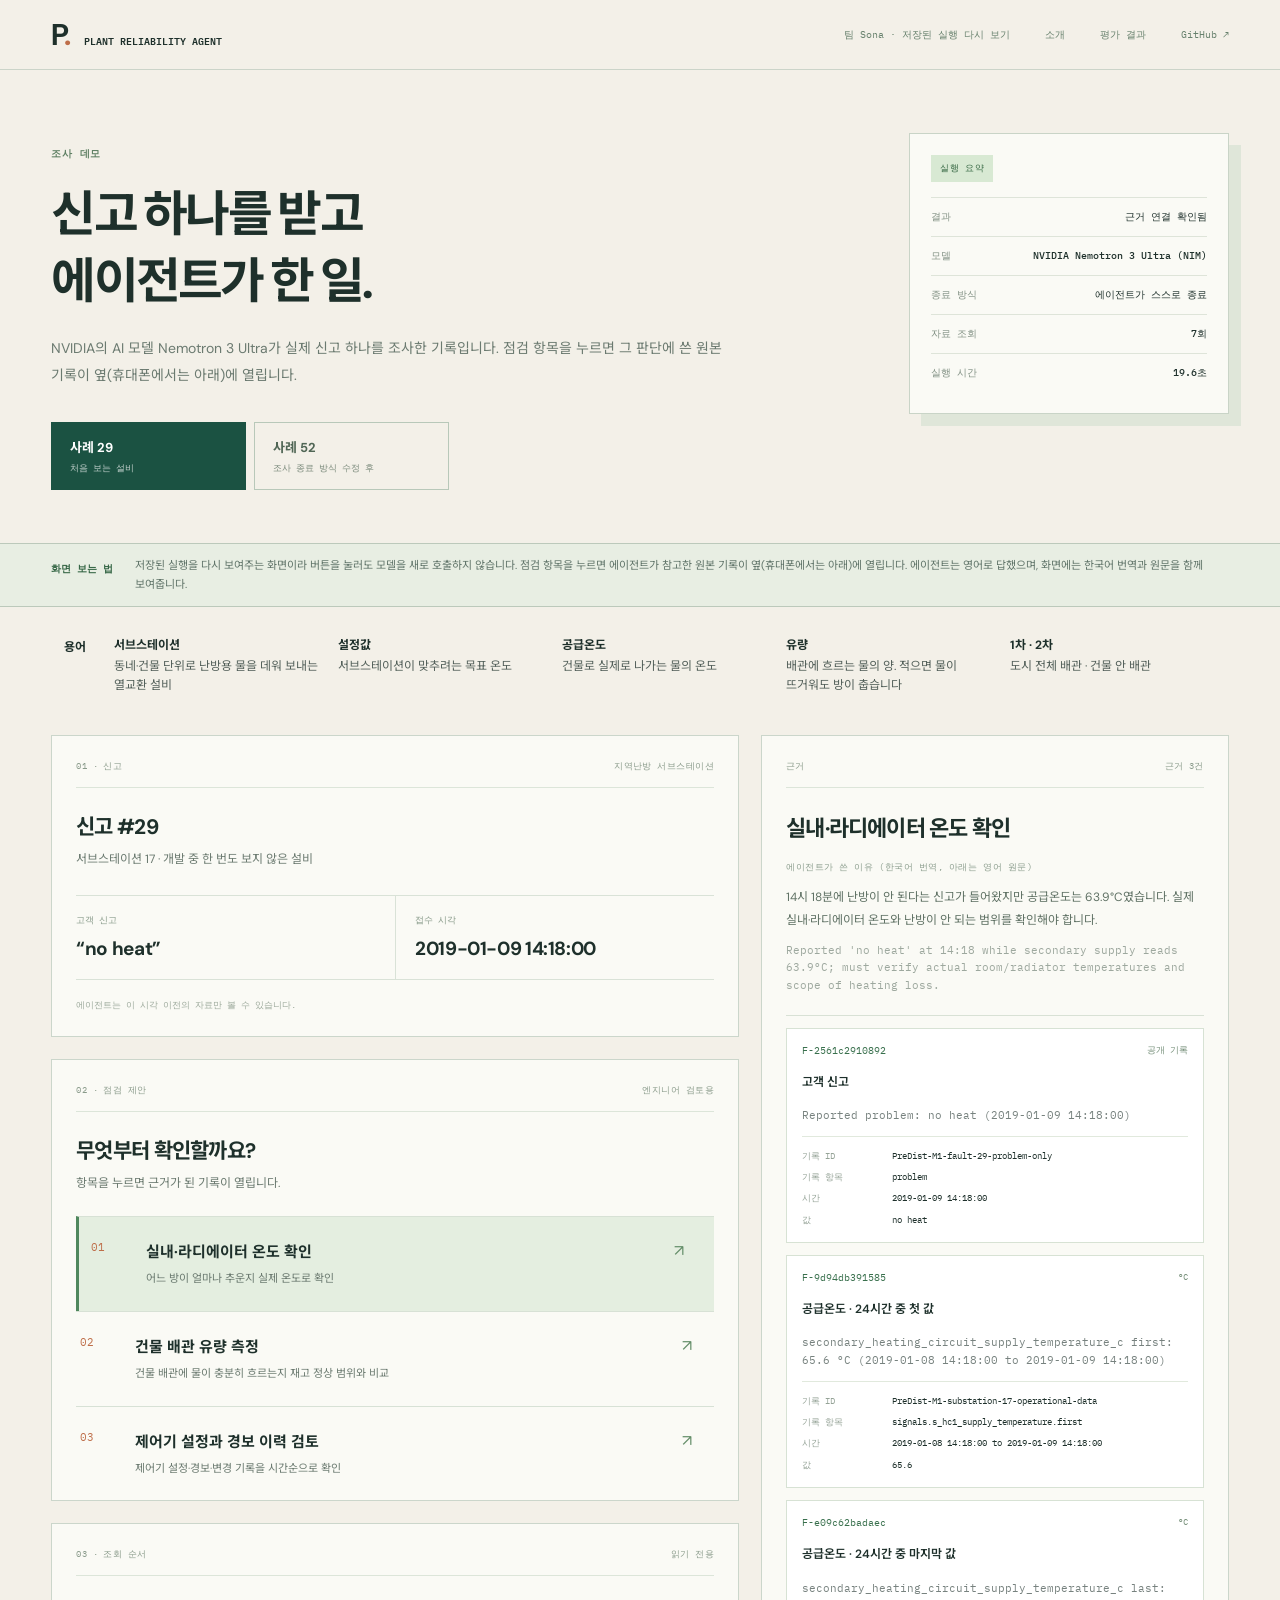
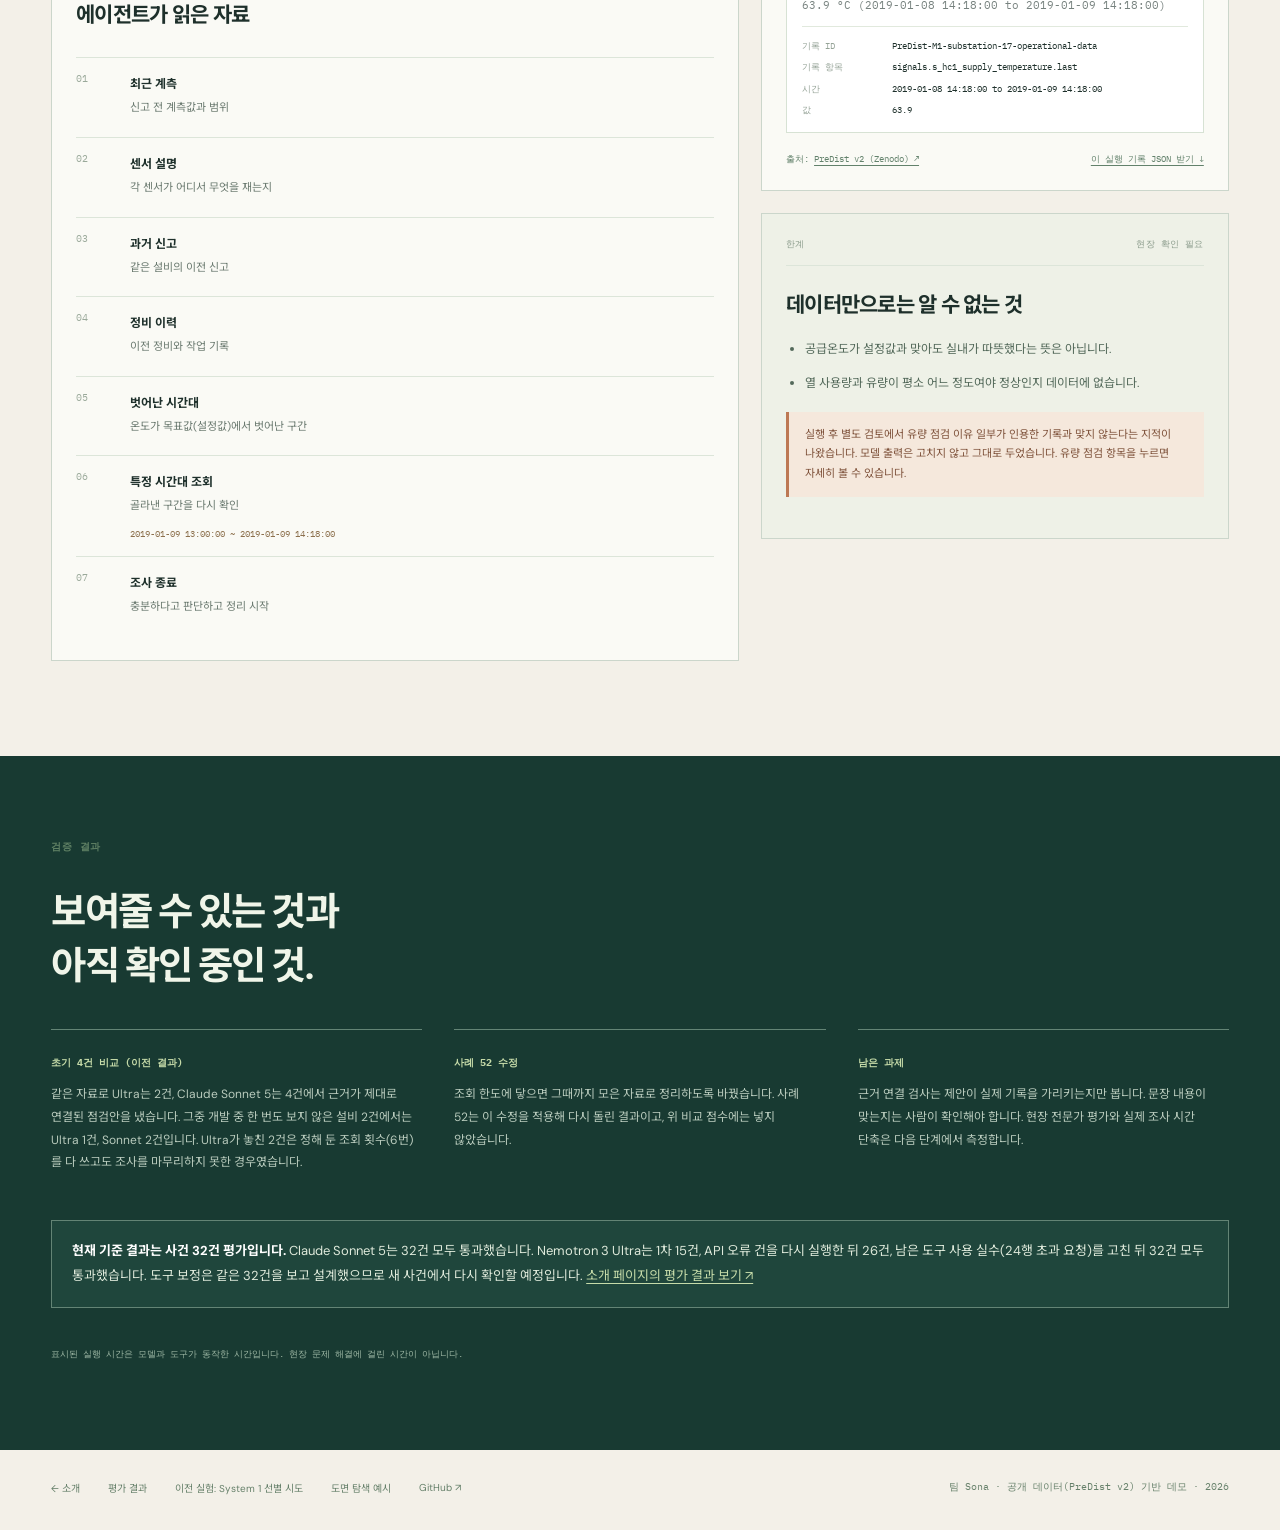
<file: web/system2.html>
<!doctype html><html lang="ko"><head><meta charset="utf-8"><meta name="viewport" content="width=device-width,initial-scale=1"><meta name="theme-color" content="#f3f0e8"><title>조사 데모 · Plant</title><meta name="description" content="팀 Sona의 Plant Reliability Agent 조사 데모: NVIDIA Nemotron 3 Ultra가 공개 지역난방 신고를 조사한 저장된 실행 기록을 근거와 함께 다시 봅니다."><link rel="stylesheet" href="system2.css"><script src="system2.js" defer></script></head><body>
<header class="topbar"><a href="index.html" class="home" aria-label="Plant 소개로 이동">P<span>.</span> <small>PLANT RELIABILITY AGENT</small></a><nav class="top-right" aria-label="페이지 이동"><span>팀 Sona · 저장된 실행 다시 보기</span><a href="index.html">소개</a><a href="index.html#evaluation">평가 결과</a><a href="https://github.com/juyoungml/nvidia-hackathon" target="_blank" rel="noreferrer">GitHub ↗</a></nav></header>
<main><section class="intro"><div class="intro-copy"><p class="eyebrow">조사 데모</p><h1>신고 하나를 받고<br>에이전트가 한 일.</h1><p>NVIDIA의 AI 모델 Nemotron 3 Ultra가 실제 신고 하나를 조사한 기록입니다. 점검 항목을 누르면 그 판단에 쓴 원본 기록이 옆(휴대폰에서는 아래)에 열립니다.</p><div class="case-switch" role="group" aria-label="사례 선택"><button type="button" data-case="29" aria-pressed="true">사례 29 <small>처음 보는 설비</small></button><button type="button" data-case="52" aria-pressed="false">사례 52 <small>조사 종료 방식 수정 후</small></button></div></div><div class="intro-status"><span class="status-label">실행 요약</span><div id="case-meta"></div></div></section>
<div class="notice"><strong>화면 보는 법</strong><p>저장된 실행을 다시 보여주는 화면이라 버튼을 눌러도 모델을 새로 호출하지 않습니다. 점검 항목을 누르면 에이전트가 참고한 원본 기록이 옆(휴대폰에서는 아래)에 열립니다. 에이전트는 영어로 답했으며, 화면에는 한국어 번역과 원문을 함께 보여줍니다.</p></div>
<div class="glossary"><strong>용어</strong><dl><div><dt>서브스테이션</dt><dd>동네·건물 단위로 난방용 물을 데워 보내는 열교환 설비</dd></div><div><dt>설정값</dt><dd>서브스테이션이 맞추려는 목표 온도</dd></div><div><dt>공급온도</dt><dd>건물로 실제로 나가는 물의 온도</dd></div><div><dt>유량</dt><dd>배관에 흐르는 물의 양. 적으면 물이 뜨거워도 방이 춥습니다</dd></div><div><dt>1차 · 2차</dt><dd>도시 전체 배관 · 건물 안 배관</dd></div></dl></div>
<section class="workspace"><div class="main-column"><div class="panel case-panel"><div class="panel-head"><span>01 · 신고</span><span>지역난방 서브스테이션</span></div><h2 id="incident-title"></h2><p id="incident-subtitle"></p><div class="incident-grid"><div><span>고객 신고</span><strong>“no heat”</strong></div><div><span>접수 시각</span><strong id="decision-time"></strong></div></div><p class="panel-caption">에이전트는 이 시각 이전의 자료만 볼 수 있습니다.</p></div><div class="panel checks-panel"><div class="panel-head"><span>02 · 점검 제안</span><span>엔지니어 검토용</span></div><h2>무엇부터 확인할까요?</h2><p class="section-desc">항목을 누르면 근거가 된 기록이 열립니다.</p><div id="check-list"></div></div><div class="panel timeline-panel"><div class="panel-head"><span>03 · 조회 순서</span><span>읽기 전용</span></div><h2>에이전트가 읽은 자료</h2><div id="tool-list"></div></div></div><aside class="side-column"><div class="panel inspector"><div class="panel-head"><span>근거</span><span id="fact-count"></span></div><h2 id="inspector-title">점검 항목을 선택하세요</h2><p class="model-label">에이전트가 쓴 이유 (한국어 번역, 아래는 영어 원문)</p><p class="inspector-summary" id="inspector-summary"></p><div id="postrun-check-review" class="postrun-review" hidden></div><div id="facts"></div><div class="source-bottom"><p>출처: <a href="https://zenodo.org/records/19496480" target="_blank" rel="noreferrer">PreDist v2 (Zenodo) ↗</a></p><a id="download-json" download>이 실행 기록 JSON 받기 ↓</a></div></div><div class="panel limits"><div class="panel-head"><span>한계</span><span>현장 확인 필요</span></div><h2>데이터만으로는 알 수 없는 것</h2><ul id="limits"></ul><div id="postrun-review-summary" class="postrun-review" hidden></div><div id="review-warning" class="review-warning" hidden></div></div></aside></section>
<section class="comparison"><div class="comparison-inner"><span class="eyebrow">검증 결과</span><h2>보여줄 수 있는 것과<br>아직 확인 중인 것.</h2><div class="comparison-cols"><div><strong>초기 4건 비교 (이전 결과)</strong><p>같은 자료로 Ultra는 2건, Claude Sonnet 5는 4건에서 근거가 제대로 연결된 점검안을 냈습니다. 그중 개발 중 한 번도 보지 않은 설비 2건에서는 Ultra 1건, Sonnet 2건입니다. Ultra가 놓친 2건은 정해 둔 조회 횟수(6번)를 다 쓰고도 조사를 마무리하지 못한 경우였습니다.</p></div><div><strong>사례 52 수정</strong><p>조회 한도에 닿으면 그때까지 모은 자료로 정리하도록 바꿨습니다. 사례 52는 이 수정을 적용해 다시 돌린 결과이고, 위 비교 점수에는 넣지 않았습니다.</p></div><div><strong>남은 과제</strong><p>근거 연결 검사는 제안이 실제 기록을 가리키는지만 봅니다. 문장 내용이 맞는지는 사람이 확인해야 합니다. 현장 전문가 평가와 실제 조사 시간 단축은 다음 단계에서 측정합니다.</p></div></div><p class="comparison-latest"><b>현재 기준 결과는 사건 32건 평가입니다.</b> Claude Sonnet 5는 32건 모두 통과했습니다. Nemotron 3 Ultra는 1차 15건, API 오류 건을 다시 실행한 뒤 26건, 남은 도구 사용 실수(24행 초과 요청)를 고친 뒤 32건 모두 통과했습니다. 도구 보정은 같은 32건을 보고 설계했으므로 새 사건에서 다시 확인할 예정입니다. <a href="index.html#evaluation">소개 페이지의 평가 결과 보기 ↗</a></p><p class="comparison-foot">표시된 실행 시간은 모델과 도구가 동작한 시간입니다. 현장 문제 해결에 걸린 시간이 아닙니다.</p></div></section>
</main><footer><a href="index.html">← 소개</a><a href="index.html#evaluation">평가 결과</a><a href="investigation.html">이전 실험: System 1 선별 시도</a><a href="evidence.html">도면 탐색 예시</a><a href="https://github.com/juyoungml/nvidia-hackathon" target="_blank" rel="noreferrer">GitHub ↗</a><span>팀 Sona · 공개 데이터(PreDist v2) 기반 데모 · 2026</span></footer></body></html>
</file>
<file: web/landing.css>
@import url('https://fonts.googleapis.com/css2?family=DM+Sans:wght@400;500;600;700&family=IBM+Plex+Mono:wght@400;500;600&family=Noto+Sans+KR:wght@400;500;600;700&display=swap');
:root{--paper:#f3f0e8;--ink:#1e302b;--muted:#65756b;--line:#d3d9ce;--green:#164d3e;--lime:#c5de8d;--orange:#c36d43;--white:#fffdf7}*{box-sizing:border-box}html{scroll-behavior:smooth}body{margin:0;background:var(--paper);color:var(--ink);font-family:'DM Sans','Noto Sans KR',sans-serif;word-break:keep-all}a{color:inherit;text-decoration:none}button{font:inherit}.wrap{max-width:1440px;margin:0 auto;padding-left:5%;padding-right:5%}.site-nav{height:82px;border-bottom:1px solid var(--line);display:flex;align-items:center;justify-content:space-between;padding:0 5%;max-width:1600px;margin:auto}.brand{display:flex;align-items:center;gap:9px;font-weight:700;font-size:13px;line-height:1.05;letter-spacing:.08em}.brand small{font:500 8px/1.2 'IBM Plex Mono',monospace;letter-spacing:.04em}.brand-mark{font:600 33px 'DM Sans',sans-serif;letter-spacing:-.14em;margin-right:3px}.brand-dot{color:var(--orange)}.site-nav nav{display:flex;gap:32px;align-items:center;font-size:12px;font-weight:600}.site-nav nav>a:not(.nav-action):hover,.text-link:hover,.proof-link:hover{text-decoration:underline;text-underline-offset:5px}.nav-action{padding:12px 16px;background:var(--ink);color:var(--white);border-radius:2px}.nav-action span{margin-left:14px;color:var(--lime)}.hero{display:grid;grid-template-columns:1.5fr .85fr;gap:6%;align-items:center;min-height:690px;padding-top:80px;padding-bottom:90px}.eyebrow,.kicker,.section-line,.visual-top,.visual-footer,.evidence-index,.method-flow span,.rec-list span,.tag,.scorecard,.scope{font-family:'IBM Plex Mono',monospace}.eyebrow{font-size:10px;letter-spacing:.1em;font-weight:600;color:#587c64}.pulse{display:inline-block;width:7px;height:7px;border-radius:50%;background:#69a35f;box-shadow:0 0 0 4px #69a35f29;margin-right:9px}.hero h1{font-size:clamp(42px,4.5vw,68px);line-height:1.34;letter-spacing:-.075em;margin:30px 0 25px;font-weight:700}.hero h1 em,.method-header em{font-style:normal;color:#647f68}.hero-lead{max-width:680px;line-height:1.95;font-size:15px;color:#52645a}.hero-actions{display:flex;align-items:center;gap:27px;margin-top:38px}.button-primary{display:inline-flex;justify-content:space-between;align-items:center;gap:35px;background:var(--green);color:#fff;padding:17px 21px;font-size:13px;font-weight:600;transition:background .2s,transform .2s}.button-primary:hover{background:#236a54;transform:translateY(-2px)}.button-primary span{color:var(--lime)}.text-link{font-size:12px;font-weight:600}.scope{margin-top:30px;color:#87978b;font-size:10px;line-height:1.6}.hero-visual{background:#173a32;color:#f2f5e9;padding:25px 30px;box-shadow:25px 25px 0 #dce2d4;min-height:500px;display:flex;flex-direction:column}.visual-top,.visual-footer{display:flex;justify-content:space-between;gap:10px;font-size:9px;color:#a9c3b2;letter-spacing:.07em}.live-pill{border:1px solid #6e9b7b;padding:5px 7px;color:#d0e29d}.visual-question{font-size:clamp(46px,5vw,74px);font-weight:600;letter-spacing:-.06em;margin-top:64px}.visual-question span{display:block;font-size:12px;letter-spacing:0;color:#a8c0af;font-weight:400;margin-top:1px}.visual-rule{height:1px;background:#517467;margin:23px 0}.reading{display:flex;align-items:baseline;justify-content:space-between;gap:10px;flex-wrap:wrap}.reading>span{font-size:12px;color:#b7cabc}.reading>span:last-child{font-size:10px}.reading strong{font:500 36px 'IBM Plex Mono',monospace;color:#d5e6a6}.reading small{font-size:15px}.visual-outcome{display:flex;gap:14px;align-items:start}.round-icon{display:grid;place-items:center;border:1px solid #b9d2b6;border-radius:50%;width:31px;height:31px;flex:none;font:16px 'IBM Plex Mono';color:#cfddac}.visual-outcome b{font-size:14px}.visual-outcome p{font-size:11px;line-height:1.8;color:#adc5b4}.visual-footer{margin-top:auto;padding-top:60px}.section-line{border-top:1px solid #bfcbbd;display:flex;justify-content:space-between;gap:20px;padding-top:17px;color:#819083;font-size:10px;letter-spacing:.06em}.case-section{padding-top:45px;padding-bottom:105px}.case-intro{display:grid;grid-template-columns:1fr 1.2fr;column-gap:70px;align-items:end}.case-intro .kicker{grid-column:1/-1}.kicker{color:var(--orange);font-size:10px;font-weight:600;letter-spacing:.08em}.case-intro h2,.recommendation h2,.architecture h2,.proof-section h2,.closing h2{font-size:clamp(30px,3vw,46px);line-height:1.42;letter-spacing:-.055em;margin:12px 0}.case-intro>p:last-child,.rec-layout>div>p:not(.kicker),.proof-grid p,.closing p{font-size:14px;line-height:1.95;color:var(--muted)}.case-evidence{display:grid;grid-template-columns:repeat(3,1fr);margin-top:50px;border:1px solid #cbd5c8;background:#f8f7f0}.evidence-item{min-height:250px;padding:28px;border-right:1px solid #cbd5c8}.evidence-item:last-child{border:0}.evidence-item.dark{background:#e2e9dd}.evidence-index{font-size:10px;color:#758b77}.evidence-item strong{display:block;font-size:26px;letter-spacing:-.045em;margin:34px 0 15px}.evidence-item p{font-size:12px;line-height:1.8;color:#617366;max-width:310px}.source-note{font-size:10px;color:#859587;margin-top:19px}.source-note a{text-decoration:underline;text-underline-offset:3px}.dark-section{background:#173a32;color:#edf4e8;padding:0 0 95px}.dark-section .section-line{border-color:#658377;color:#aac1ad;padding-top:24px}.method-header{display:grid;grid-template-columns:1.3fr .7fr;gap:80px;align-items:end;padding:70px 0 45px}.method-header h2{font-size:clamp(30px,3.4vw,50px);line-height:1.5;letter-spacing:-.05em;margin:0}.method-header em{color:#bfdb9e}.method-header p{font-size:13px;line-height:1.9;color:#bbcebd;max-width:360px}.method-flow{display:grid;grid-template-columns:repeat(4,1fr);border-top:1px solid #638477;border-bottom:1px solid #638477}.method-flow>div{padding:25px 23px;border-right:1px solid #638477;min-height:195px}.method-flow>div:first-child{padding-left:0}.method-flow>div:last-child{border:0}.method-flow span{color:#c2db9d;font-size:10px}.method-flow b{display:block;font-size:17px;margin:25px 0 8px}.method-flow p{font-size:11px;line-height:1.8;color:#aac5b3}.outline-link{display:inline-flex;justify-content:space-between;gap:55px;padding:14px 0;border-bottom:1px solid #bad7a0;color:#dce9cd;font-size:12px;margin-top:30px}.outline-link span{color:#c4da9c}.recommendation{padding-top:0;padding-bottom:100px}.rec-layout{display:grid;grid-template-columns:.9fr 1.1fr;gap:12%;padding-top:70px}.rec-layout>div>p:not(.kicker){max-width:390px}.rec-layout .button-primary{margin-top:24px}.rec-list{list-style:none;margin:0;padding:0}.rec-list li{border-top:1px solid var(--line);padding:19px 0 22px}.rec-list li:last-child{border-bottom:1px solid var(--line)}.rec-list span{font-size:10px;color:#9b765d}.rec-list b{display:block;font-size:18px;margin:10px 0;letter-spacing:-.02em}.rec-list p{font-size:12px;color:var(--muted);margin:0}.architecture{padding-bottom:110px}.architecture>h2{margin:55px 0 35px}.arch-diagram{display:grid;grid-template-columns:1fr 55px 1.2fr 55px 1fr;align-items:stretch}.arch-column{border:1px solid #bdcbbd;background:#fafaf4;padding:27px;min-height:205px}.arch-column.core{background:#e6eedb;border-color:#9fbba6}.arch-column h3{font-size:19px;line-height:1.4;margin:28px 0 10px}.arch-column p,.arch-under p{font-size:11px;line-height:1.75;color:var(--muted)}.arch-arrow{display:grid;place-items:center;color:#719579;font-size:28px}.tag{font-size:9px;letter-spacing:.05em;padding:5px 7px;border-radius:2px;display:inline-block}.tag.implemented{background:#cae1c8;color:#315e3c}.tag.separate{background:#e6e4ca;color:#736738}.tag.proposed{background:#e4e5e2;color:#737d73}.arch-under{display:grid;grid-template-columns:1fr 1fr;gap:50px;margin-top:30px}.arch-under>div{border-top:1px solid var(--line);padding-top:20px}.arch-under b{display:block;margin-top:15px;font-size:14px}.arch-under p{max-width:500px}.proof-section{background:#e6e9df;padding:0 0 110px}.proof-grid{display:grid;grid-template-columns:1.1fr .9fr;gap:12%;padding-top:65px}.proof-grid p{max-width:545px}.proof-link{display:inline-block;font-size:12px;font-weight:600;color:var(--green);border-bottom:1px solid #83a185;padding:7px 0;margin-top:15px}.scorecard{align-self:start;background:#f8f8f1;border:1px solid #c4cec0;color:var(--ink);box-shadow:16px 16px 0 #d3dbcb}.score-head,.score-row,.score-foot{padding:22px 25px;border-bottom:1px solid #d1d9cc}.score-head,.score-row{display:flex;justify-content:space-between;align-items:center;gap:15px}.score-head{font-size:10px;color:#7c8c7c}.score-row{font-size:12px}.score-row strong{font-size:35px;color:#456e4d}.score-row small{font-size:17px;color:#8b9b8d}.score-foot{border:0;font-size:10px;line-height:1.9;color:#829082}.closing{display:flex;justify-content:space-between;align-items:end;gap:30px;padding-top:90px;padding-bottom:105px}.closing p{max-width:600px}footer{border-top:1px solid var(--line);padding:35px 5%;display:flex;gap:40px;align-items:center;max-width:1600px;margin:auto}footer p{font-size:10px;color:#879588}footer>div:last-child{margin-left:auto;display:flex;gap:20px;font-size:10px;color:#5f7664}footer a:hover{text-decoration:underline}@media(max-width:1000px){.hero{grid-template-columns:1fr;gap:50px}.hero-visual{max-width:650px;width:100%;min-height:380px}.visual-question{margin-top:30px}.case-intro,.method-header,.rec-layout,.proof-grid{grid-template-columns:1fr;gap:25px}.method-header{padding-top:50px}.method-flow{grid-template-columns:repeat(2,1fr)}.method-flow>div{border-bottom:1px solid #638477}.arch-diagram{grid-template-columns:1fr 35px 1fr 35px 1fr}.arch-column{padding:17px}.arch-column h3{font-size:15px}.closing{align-items:start}}@media(max-width:650px){.site-nav{height:68px}.site-nav nav{gap:10px}.site-nav nav>a:not(.nav-action){display:none}.nav-action{font-size:10px;padding:11px}.hero{padding-top:55px;padding-bottom:80px}.hero h1{font-size:clamp(35px,9vw,52px)}.hero-actions{align-items:start;flex-direction:column;gap:20px}.hero-visual{padding:23px;box-shadow:12px 12px 0 #dce2d4}.visual-question{font-size:52px}.case-evidence,.arch-under{grid-template-columns:1fr}.evidence-item{min-height:auto;border-right:0;border-bottom:1px solid #cbd5c8}.evidence-item strong{margin-top:18px}.method-flow{grid-template-columns:1fr}.method-flow>div{min-height:auto;padding:20px 0;border-right:0}.method-flow b{margin:13px 0 5px}.arch-diagram{grid-template-columns:1fr;gap:8px}.arch-arrow{transform:rotate(90deg);height:30px}.arch-column{min-height:auto}.arch-column h3{margin:15px 0 7px}.arch-under{gap:10px}.closing{display:block}.closing .button-primary{margin-top:20px}footer{display:block}footer>div:last-child{display:flex;flex-wrap:wrap;margin-top:25px}.section-line{font-size:8px}.section-line span:last-child{text-align:right}}@media(prefers-reduced-motion:reduce){html{scroll-behavior:auto}*{transition:none!important}}
/* Four observed stages; the middle arrow shows the model/tool exchange. */
.arch-diagram{grid-template-columns:1fr 32px 1fr 35px 1.1fr 32px 1fr}.arch-under{grid-template-columns:repeat(3,1fr);gap:28px}@media(max-width:1000px){.arch-diagram{grid-template-columns:1fr 25px 1fr 25px 1.1fr 25px 1fr}.arch-column{padding:12px}.arch-column h3{font-size:13px}.arch-under{grid-template-columns:1fr 1fr}}@media(max-width:650px){.arch-diagram,.arch-under{grid-template-columns:1fr}.arch-diagram .arch-column{grid-column:auto}}
.case-figure{margin:42px 0 0;border:1px solid #cbd5c8;background:#fafaf5}.figure-head{padding:17px 22px;display:flex;justify-content:space-between;gap:20px;border-bottom:1px solid #d6ded2}.figure-head span{font:10px 'IBM Plex Mono',monospace;color:#8a9c88}.figure-head strong{font-size:12px;font-weight:600}.case-figure img{display:block;width:100%;height:auto}.case-figure figcaption{padding:14px 22px 17px;border-top:1px solid #d6ded2;font-size:11px;line-height:1.8;color:#7a8b7c}@media(max-width:650px){.figure-head{display:block}.figure-head strong{display:block;margin-top:8px}.case-figure img{min-height:220px;object-fit:cover;object-position:center}}
.primer{padding-bottom:90px}.primer-head{display:grid;grid-template-columns:1fr 1.2fr;column-gap:70px;align-items:end;padding-top:45px}.primer-head h2{font-size:clamp(30px,3vw,46px);line-height:1.42;letter-spacing:-.055em;margin:12px 0}.primer-head p{font-size:14px;line-height:1.95;color:var(--muted)}.primer-head b,.primer-point b{color:var(--ink)}.primer-figure{margin:45px 0 0;border:1px solid #cbd5c8;background:#f8f7f0;padding:28px 24px 18px}.dh-diagram{width:100%;height:auto;display:block}.dh-box{fill:#fffdf7;stroke:#9fb3a3;stroke-width:1.5}.dh-core{fill:#e2ebd9;stroke:#6f9677}.dh-pipe{stroke:#c36d43;stroke-width:4}.dh-t{font:700 19px 'Noto Sans KR',sans-serif;fill:#1e302b;text-anchor:middle}.dh-s{font:400 13px 'Noto Sans KR',sans-serif;fill:#65756b;text-anchor:middle}.dh-ok{fill:#2f7a4f}.dh-no{fill:#fffdf7;stroke:#c36d43;stroke-width:2;stroke-dasharray:4 3}.dh-ic{font:700 14px sans-serif;text-anchor:middle;fill:#fff}.dh-no+.dh-ic{fill:#c36d43}.dh-ok-t{font:700 14px 'Noto Sans KR',sans-serif;fill:#2f7a4f;text-anchor:middle}.dh-no-t{font:700 14px 'Noto Sans KR',sans-serif;fill:#c36d43;text-anchor:middle}.primer-figure figcaption{font-size:11px;color:#65756b;margin-top:10px;display:flex;align-items:center;gap:8px}.dot{display:inline-block;width:10px;height:10px;border-radius:50%}.dot.ok{background:#2f7a4f}.dot.no{border:1.5px dashed #c36d43;margin-left:14px}.primer-terms{display:grid;grid-template-columns:repeat(4,1fr);border:1px solid #cbd5c8;border-top:0;background:#fbfaf5}.primer-terms>div{padding:24px;border-right:1px solid #cbd5c8}.primer-terms>div:last-child{border:0}.primer-terms b{font-size:17px}.primer-terms p{font-size:12px;line-height:1.8;color:#617366;margin:10px 0 0}.primer-point{display:flex;gap:28px;align-items:start;margin-top:30px;padding:26px 28px;background:#173a32;color:#e6efe0}.primer-point span{font:600 10px 'IBM Plex Mono',monospace;color:#c5de8d;letter-spacing:.08em;flex:none;padding-top:4px}.primer-point p{margin:0;font-size:14px;line-height:1.9}.primer-point b{color:#d5e6a6}
@media(max-width:1000px){.primer-head{grid-template-columns:1fr;gap:10px}.primer-terms{grid-template-columns:repeat(2,1fr)}.primer-terms>div:nth-child(2){border-right:0}.primer-terms>div:nth-child(-n+2){border-bottom:1px solid #cbd5c8}}
@media(max-width:650px){.primer-figure{padding:14px 8px 12px;overflow-x:auto}.dh-diagram{min-width:560px}.primer-terms{grid-template-columns:1fr}.primer-terms>div{border-right:0;border-bottom:1px solid #cbd5c8}.primer-point{flex-direction:column;gap:10px}}

.arch2-flow{display:grid;grid-template-columns:1fr 36px 2.3fr 36px 1fr 36px 1fr;align-items:center;margin-top:10px}.arch2-node{border:1px solid var(--line);background:var(--white);padding:20px 18px;min-height:104px;display:flex;flex-direction:column;justify-content:center;gap:8px}.arch2-node b{font-size:16px;line-height:1.35;letter-spacing:-.02em}.arch2-node small{font:500 10px 'IBM Plex Mono',monospace;color:#4f7a12}.arch2-step{font:600 9px 'IBM Plex Mono',monospace;letter-spacing:.08em;color:var(--muted)}.arch2-end{background:var(--green);border-color:var(--green);color:#fff}.arch2-end .arch2-step{color:var(--lime)}.arch2-arrow,.arch2-swap{display:grid;place-items:center;font-size:24px;color:#8a9a8c}.arch2-nv{position:relative;display:grid;grid-template-columns:1fr 36px 1fr;align-items:center;border:2px solid #76B900;background:#76b90012;padding:26px 14px 14px}.arch2-nv>.nv-badge{position:absolute;top:-11px;left:14px}.arch2-swap{color:#4f7a12;font-size:26px}.nv-node{border-color:#76B900}.nv-badge{display:inline-block;background:#76B900;color:#0b1a00;font:700 9px 'IBM Plex Mono',monospace;letter-spacing:.1em;padding:5px 8px;border-radius:2px}.arch2-title{font-size:18px;letter-spacing:-.02em;margin:60px 0 18px}.nv-cards{display:grid;grid-template-columns:repeat(3,1fr);gap:18px}.nv-card{border:1px solid var(--line);border-top:3px solid #76B900;background:var(--white);padding:22px}.nv-card-top{display:flex;justify-content:space-between;align-items:center;gap:10px}.nv-card>b{display:block;font-size:19px;letter-spacing:-.03em;margin:22px 0 6px}.nv-card>b small{font:500 10px 'IBM Plex Mono',monospace;color:var(--muted);margin-left:4px;letter-spacing:0}.nv-role{font:600 11px 'IBM Plex Mono',monospace;color:#4f7a12;margin:0 0 12px}.nv-card>p:last-child{font-size:12px;line-height:1.8;color:var(--muted);margin:0}.nv-status{font:600 9px 'IBM Plex Mono',monospace;letter-spacing:.05em;padding:5px 7px;border-radius:2px;background:#e6e4ca;color:#736738}.nv-status.nv-core{background:var(--green);color:var(--lime)}.nv-status.nv-plan{background:#e4e5e2;color:#737d73}.nv-next{display:flex;flex-wrap:wrap;align-items:center;gap:10px 26px;margin-top:18px;padding:16px 20px;border:1px dashed #b9c4b6}.nv-next-label{font:600 10px 'IBM Plex Mono',monospace;color:var(--muted);letter-spacing:.06em}.nv-next p{margin:0;font-size:12px;color:var(--muted)}.nv-next p b{color:var(--ink);margin-right:6px}
@media(max-width:1000px){.arch2-flow{grid-template-columns:1fr 24px 2.4fr 24px 1fr 24px 1fr}.arch2-node{padding:14px 12px}.arch2-node b{font-size:14px}.arch2-nv{grid-template-columns:1fr 26px 1fr;padding:24px 10px 10px}.nv-cards{grid-template-columns:1fr}}
@media(max-width:650px){.arch2-flow{grid-template-columns:1fr}.arch2-nv{grid-template-columns:1fr;margin-top:14px}.arch2-node{min-height:auto}.arch2-arrow,.arch2-swap{transform:rotate(90deg);height:34px}.arch2-title{margin-top:45px}.nv-next{display:block}.nv-next p{margin-top:10px}.nv-next-label{margin-left:8px}}
.src{display:inline-block;margin-top:6px;font:10px 'IBM Plex Mono',monospace;color:#587c64;text-decoration:underline;text-underline-offset:3px}.primer-kicker{margin:40px 0 0}.sys-grid{display:grid;grid-template-columns:1fr 1fr;gap:24px}.sys-card{border:1px solid #638477;padding:26px;display:flex;flex-direction:column;gap:14px}.sys-card.core{background:#1f4a3f;border-color:#8fb58f}.sys-top{display:flex;justify-content:space-between;gap:12px;align-items:center;flex-wrap:wrap;font:10px 'IBM Plex Mono',monospace;color:#c2db9d;letter-spacing:.06em}.sys-card>b{font-size:20px;letter-spacing:-.03em}.sys-card p{font-size:12.5px;line-height:1.9;color:#bbcebd;margin:0}.sys-card p b{color:#e7f1dc}.sys-link{margin-top:auto;font-size:12px;color:#dce9cd;border-bottom:1px solid #bad7a0;align-self:start;padding:6px 0}.sizing{margin-top:34px;border-top:1px solid #638477;border-bottom:1px solid #638477}.sizing-head{display:flex;justify-content:space-between;gap:16px;flex-wrap:wrap;padding:16px 0;font:10px 'IBM Plex Mono',monospace;color:#aac1ad;letter-spacing:.05em;border-bottom:1px solid #4f7266}.sizing-row{display:grid;grid-template-columns:1.1fr 1.6fr .5fr;gap:20px;align-items:center;padding:18px 0;border-bottom:1px solid #4f7266}.sizing-row span{font-size:15px;font-weight:600}.sizing-row span small,.sizing-row strong small{display:block;font:400 11px/1.6 'DM Sans','Noto Sans KR',sans-serif;color:#9fbaa8;margin-top:4px}.sizing-row code{font:12px/1.7 'IBM Plex Mono',monospace;color:#d5e6a6;overflow-wrap:anywhere}.sizing-row strong{font:500 24px 'IBM Plex Mono',monospace;color:#d5e6a6;text-align:right}.sizing-foot{font-size:11px;line-height:1.85;color:#9fbaa8;padding:14px 0;margin:0}.sizing-foot a{text-decoration:underline;text-underline-offset:3px}.arch-lead{max-width:760px;font-size:14px;line-height:1.95;color:var(--muted);margin:-15px 0 35px}.eval30{border-left:3px solid var(--orange);padding:4px 0 4px 16px;margin:18px 0}.eval-figure{margin-top:50px}.eval-figure img{background:#fff}
@media(max-width:1000px){.sys-grid{grid-template-columns:1fr}.sizing-row{grid-template-columns:1fr;gap:8px}.sizing-row strong{text-align:left}}@media(max-width:650px){.sys-card{padding:20px}.sizing-head{display:block}.sizing-head span{display:block;margin-top:4px}}
.arch-figure{max-width:820px;margin:44px auto 0;padding:16px 18px 12px;background:#fbfaf5;border:1px solid var(--line);border-radius:4px}.arch-figure img{display:block;width:100%;max-width:100%;min-width:0;height:auto}.arch-figure figcaption{margin-top:10px;font-size:11px!important;line-height:1.6;color:var(--muted);text-align:center}
@media(max-width:650px){.arch-figure{padding:8px;margin-top:28px}}
.eval-note{font-size:12px!important;line-height:1.8;color:#7a8a7e!important;border-left:2px solid #c9d3c6;padding-left:12px;margin-top:18px}.eval-note a{text-decoration:underline;text-underline-offset:3px}
</file>
<file: web/style.css>
:root {
  color-scheme: light;
  --ink: #183039;
  --muted: #6c8087;
  --line: #dbe5e6;
  --soft: #f5f8f7;
  --teal: #0d7779;
  --teal-light: #e6f4f1;
  --amber: #b87518;
  --amber-light: #fff5df;
  --bluegray: #71828d;
}

* { box-sizing: border-box; }
body { margin: 0; font-family: Inter, "Apple SD Gothic Neo", "Noto Sans KR", Arial, sans-serif; color: var(--ink); background: #edf2f1; }
button, a { font: inherit; }
button { cursor: pointer; }
.app-shell { min-height: 100vh; }
.topbar { height: 72px; display: flex; align-items: center; gap: 14px; padding: 0 24px; background: #fff; border-bottom: 1px solid var(--line); }
.brand-mark { width: 36px; height: 36px; display: grid; place-items: center; border-radius: 10px; color: #fff; background: var(--teal); font-weight: 800; font-size: 22px; }
.brand-copy { display: flex; flex-direction: column; gap: 1px; }
.brand-copy strong { font-size: 15px; letter-spacing: -.02em; }
.eyebrow, .section-kicker { color: var(--teal); font-size: 10px; font-weight: 800; letter-spacing: .15em; }
.topbar-spacer { flex: 1; }
.environment-pill { padding: 7px 11px; border: 1px solid #b8ddd5; border-radius: 999px; color: #0a6868; background: #eff8f5; font-size: 11px; font-weight: 700; }
.top-link { color: var(--ink); text-decoration: none; font-size: 12px; font-weight: 700; }
.top-link:hover { color: var(--teal); }

.workspace { display: grid; grid-template-columns: 306px minmax(560px, 1fr) 312px; min-height: calc(100vh - 72px); max-width: 1800px; margin: 0 auto; }
.case-panel, .detail-panel { background: #fff; }
.case-panel { border-right: 1px solid var(--line); padding: 26px 20px 20px; }
.detail-panel { border-left: 1px solid var(--line); padding: 28px 22px 24px; }
.panel-heading h1 { margin: 10px 0 9px; font-size: 23px; line-height: 1.28; letter-spacing: -.055em; }
.panel-heading p, .diagram-header p { color: var(--muted); font-size: 12px; line-height: 1.6; margin: 0; }
.case-callout { display: flex; align-items: center; gap: 10px; margin: 25px 0 14px; padding: 13px 14px; background: #fff3eb; border: 1px solid #f2d9cb; border-radius: 12px; font-size: 12px; color: #80513c; }
.case-callout strong { color: #693728; }
.callout-dot { width: 8px; height: 8px; border-radius: 50%; background: #d66f4e; box-shadow: 0 0 0 4px #f8dfd1; }
.metric-grid { display: grid; grid-template-columns: 1fr 1fr; gap: 8px; }
.metric { padding: 13px 12px; border: 1px solid var(--line); border-radius: 11px; background: #fbfcfc; }
.metric > span { display: block; color: var(--muted); font-size: 10px; }
.metric strong { display: block; margin-top: 7px; font-size: 21px; line-height: 1; letter-spacing: -.04em; }
.metric strong span { margin-left: 2px; color: var(--muted); font-size: 11px; font-weight: 600; }
.list-heading { margin: 30px 0 12px; display: flex; align-items: center; justify-content: space-between; }
.list-heading h2 { font-size: 13px; margin: 0; }
.list-heading span { color: var(--muted); font-size: 11px; }
.evidence-list { display: grid; gap: 7px; }
.evidence-row { width: 100%; display: flex; align-items: center; gap: 10px; padding: 10px 11px; background: #fff; border: 1px solid #e0e8e9; border-radius: 10px; text-align: left; color: inherit; }
.evidence-row:hover, .evidence-row:focus-visible { border-color: #8bc5bf; outline: none; }
.evidence-row.selected { border-color: #3ca4a0; background: #eef8f6; box-shadow: inset 3px 0 0 var(--teal); }
.evidence-icon { display: grid; place-items: center; flex: 0 0 27px; height: 27px; border-radius: 8px; color: #167d7b; background: var(--teal-light); font-size: 15px; font-weight: 800; }
.evidence-row.missing .evidence-icon { color: var(--amber); background: var(--amber-light); }
.evidence-row.context .evidence-icon { color: var(--bluegray); background: #eef2f4; }
.evidence-copy { min-width: 0; display: grid; gap: 2px; }
.evidence-copy strong { font-size: 11px; overflow: hidden; text-overflow: ellipsis; white-space: nowrap; }
.evidence-copy small { color: var(--muted); font-size: 10px; }
.evidence-arrow { margin-left: auto; color: #9aacaf; font-size: 14px; }
.sidebar-note { border-top: 1px solid var(--line); margin-top: 25px; padding-top: 18px; }
.sidebar-note strong { font-size: 11px; }
.sidebar-note p { color: var(--muted); font-size: 11px; line-height: 1.65; }

.diagram-panel { padding: 26px 28px 32px; background: #f3f7f6; min-width: 0; }
.diagram-header { display: flex; align-items: flex-start; justify-content: space-between; gap: 18px; margin-bottom: 20px; }
.diagram-header h2 { font-size: 26px; margin: 7px 0 4px; letter-spacing: -.05em; }
.drawing-state { flex: none; padding: 7px 10px; border: 1px solid #cbd8da; border-radius: 6px; color: #637780; background: #fff; font-size: 10px; font-weight: 700; }
.canvas-card, .trend-card { background: #fff; border: 1px solid var(--line); border-radius: 15px; box-shadow: 0 8px 28px #19343d0b; overflow: hidden; }
.canvas-toolbar, .canvas-caption { display: flex; align-items: center; justify-content: space-between; gap: 12px; padding: 13px 18px; }
.canvas-toolbar { border-bottom: 1px solid var(--line); color: #52686f; font-size: 10px; font-weight: 800; letter-spacing: .06em; }
.legend { display: flex; gap: 14px; color: var(--muted); font-weight: 600; letter-spacing: 0; }
.legend span { display: flex; align-items: center; gap: 5px; }
.legend-swatch { width: 11px; height: 11px; border: 2px solid currentColor; border-radius: 2px; }
.legend-swatch.observed { color: #168783; }
.legend-swatch.missing { color: #c88b2a; border-style: dashed; }
.legend-swatch.context { color: #8296a0; }
.diagram-canvas { position: relative; width: 100%; aspect-ratio: 12 / 7; background: #f9fbfa; }
.diagram-canvas img { display: block; width: 100%; height: 100%; }
.bbox-layer { position: absolute; inset: 0; }
.bbox { position: absolute; padding: 0; background: #20a4a812; border: 2px solid #279e9b; border-radius: 5px; color: #126e72; transition: background .15s, box-shadow .15s, transform .15s; }
.bbox.missing { background: #dc9c2310; border-color: #c58a26; border-style: dashed; color: #996312; }
.bbox.context { background: #7b939415; border-color: #8299a0; color: #60777f; }
.bbox:hover, .bbox:focus-visible, .bbox.selected { outline: none; background: #1c979b26; box-shadow: 0 0 0 4px #168e8d33; transform: scale(1.025); z-index: 2; }
.bbox.missing:hover, .bbox.missing:focus-visible, .bbox.missing.selected { background: #e1a3282b; box-shadow: 0 0 0 4px #c4872730; }
.bbox-label { position: absolute; left: -2px; top: -24px; max-width: 170px; padding: 4px 6px; border-radius: 4px 4px 4px 0; background: #168783; color: #fff; font-size: 9px; font-weight: 800; white-space: nowrap; }
.bbox.missing .bbox-label { background: #b87518; }
.bbox.context .bbox-label { background: #71828d; }
.canvas-caption { border-top: 1px solid var(--line); color: #7a8b91; font-size: 10px; }
.trend-card { margin-top: 14px; padding: 18px 19px 12px; }
.trend-title { display: flex; justify-content: space-between; align-items: flex-end; }
.trend-title h3 { margin: 4px 0 0; font-size: 14px; }
.trend-annotation { color: var(--muted); font-size: 10px; }
.trend-plot { margin-top: 10px; min-height: 104px; color: var(--muted); font-size: 11px; }
.trend-plot svg { width: 100%; display: block; }
.grid-line { stroke: #e7eeef; stroke-width: 1; }
.axis-label, .time-label { fill: #91a0a5; font: 10px Arial,sans-serif; }
.time-label.end { text-anchor: end; }
.trend-line { fill: none; stroke-linecap: round; stroke-linejoin: round; stroke-width: 2.3; }
.trend-line.actual { stroke: #0d7779; }
.trend-line.setpoint { stroke: #d77756; stroke-dasharray: 5 5; }
.trend-legend { display: flex; justify-content: center; gap: 18px; color: var(--muted); font-size: 10px; }
.trend-legend span { display: flex; align-items: center; gap: 6px; }
.line-key { width: 20px; height: 0; border-top: 2px solid; }
.line-key.actual { border-color: #0d7779; }
.line-key.setpoint { border-color: #d77756; border-top-style: dashed; }

.detail-top { display: flex; justify-content: space-between; align-items: center; gap: 8px; }
.status-badge { padding: 5px 8px; border-radius: 5px; font-size: 10px; font-weight: 800; }
.status-badge.observed { color: #0f746f; background: var(--teal-light); }
.status-badge.missing { color: #a96e16; background: var(--amber-light); }
.status-badge.context { color: #627982; background: #edf2f3; }
.detail-panel h2 { margin: 22px 0 4px; font-size: 23px; line-height: 1.25; letter-spacing: -.04em; }
.detail-subtitle { margin: 0; color: var(--muted); font-size: 12px; }
.detail-value { margin: 24px 0 28px; padding: 17px 18px; background: #eef8f6; border-left: 3px solid var(--teal); border-radius: 0 10px 10px 0; color: #0a6367; font-size: 16px; line-height: 1.45; font-weight: 800; letter-spacing: -.03em; }
.detail-block { border-top: 1px solid var(--line); padding: 18px 0; }
.detail-label { color: #3d5861; font-size: 11px; font-weight: 800; }
.detail-block p { margin: 9px 0 0; color: #536b72; font-size: 12px; line-height: 1.7; }
.source-card { padding: 15px 14px; background: #f6f8f8; border: 1px solid var(--line); border-radius: 10px; display: grid; gap: 7px; }
.source-card span { color: var(--muted); font-size: 10px; font-weight: 800; }
.source-card code { overflow-wrap: anywhere; font-size: 10px; color: #285463; }
.source-card small { color: #81939a; font-size: 10px; line-height: 1.45; }
.detail-footer { margin-top: 22px; }
.detail-footer button { width: 100%; border: 1px solid #ccdada; border-radius: 9px; background: #fff; padding: 11px; color: #3b6269; font-size: 11px; font-weight: 800; }
.detail-footer button:hover, .detail-footer button:focus-visible { border-color: var(--teal); outline: none; }
.detail-footer p { background: #fff8e9; color: #805b25; padding: 12px; border-radius: 8px; font-size: 11px; line-height: 1.6; }

@media (max-width: 1260px) {
  .workspace { grid-template-columns: 265px minmax(430px, 1fr); }
  .detail-panel { grid-column: 1 / -1; border-left: 0; border-top: 1px solid var(--line); display: grid; grid-template-columns: repeat(2, minmax(0, 1fr)); gap: 0 24px; }
  .detail-top, .detail-panel h2, .detail-subtitle, .detail-value, .source-card, .detail-footer { grid-column: 1 / -1; }
}

@media (max-width: 800px) {
  .topbar { padding: 0 14px; }
  .top-link { display: none; }
  .workspace { display: flex; flex-direction: column; }
  .case-panel, .detail-panel { border: 0; }
  .diagram-panel { padding: 22px 14px; }
  .case-panel { padding: 22px 16px; }
  .detail-panel { display: block; padding: 24px 16px; }
  .diagram-header { display: block; }
  .diagram-header h2 { font-size: 22px; }
  .drawing-state { display: inline-block; margin-top: 10px; }
  .canvas-toolbar { display: block; }
  .legend { margin-top: 9px; flex-wrap: wrap; }
  .canvas-caption { display: block; line-height: 1.6; }
  .canvas-caption span { display: block; }
  .bbox-label { display: none; }
  .trend-annotation { display: none; }
}

.brand-link { display: flex; align-items: center; gap: 14px; color: inherit; text-decoration: none; min-width: 0; }
.top-nav { display: flex; gap: 18px; margin-left: 8px; }
.page-note { display: flex; gap: 22px; align-items: baseline; padding: 13px 24px; background: #fff8e9; border-bottom: 1px solid #efdcb8; color: #6f5022; }
.page-note strong { flex: none; font-size: 12px; }
.page-note p { margin: 0; font-size: 12px; line-height: 1.7; }
.page-note a { color: inherit; font-weight: 700; text-underline-offset: 3px; }
.site-footer { display: flex; justify-content: space-between; gap: 24px; padding: 28px 24px 36px; background: #183039; color: #dfeaea; }
.site-footer b { font-size: 12px; }
.site-footer p { margin: 8px 0 0; max-width: 640px; color: #a9bfc1; font-size: 11px; line-height: 1.6; }
.site-footer nav { display: flex; gap: 18px; flex-wrap: wrap; align-items: flex-start; font-size: 12px; }
.site-footer a { color: inherit; text-decoration: none; white-space: nowrap; }
.site-footer a:hover, .page-note a:hover { text-decoration: underline; }

@media (max-width: 800px) {
  .topbar { height: auto; min-height: 64px; flex-wrap: wrap; padding: 12px 14px; row-gap: 8px; }
  .environment-pill { order: 3; }
  .top-nav { margin-left: auto; gap: 14px; }
  .top-nav .top-link { display: inline; }
  .page-note { display: block; padding: 12px 16px; }
  .page-note p { margin-top: 6px; }
  .site-footer { display: block; padding: 26px 16px 32px; }
  .site-footer nav { margin-top: 18px; }
}

body { word-break: keep-all; overflow-wrap: break-word; }
</file>
<file: web/investigation.css>
:root{color-scheme:light;--ink:#18302d;--muted:#687875;--line:#d7e0dc;--lime:#b4d879;--green:#254c3e;--bg:#f2f4ef;--paper:#fff;--orange:#b56538}
*{box-sizing:border-box}html{scroll-behavior:smooth}body{margin:0;background:var(--bg);color:var(--ink);font-family:'DM Sans','IBM Plex Sans KR',sans-serif}button,a{font:inherit}button{cursor:pointer}a{color:inherit;text-decoration:none}a:hover{text-decoration:underline}.tiny,.kicker,.mast-label,.intro-meta,.event-index,.event-kind,.event-source,.footer-links,.steps small,.readout-card>span,.readout-card small{font-family:'DM Mono',monospace;letter-spacing:.08em}.tiny{font-size:10px;font-weight:500}.kicker{margin:0 0 20px;color:#5a7357;font-size:11px;font-weight:500}.pulse{display:inline-block;width:7px;height:7px;margin-right:8px;border-radius:50%;background:#82b557;box-shadow:0 0 0 4px #82b55729}.masthead{height:72px;padding:0 clamp(20px,4vw,70px);display:flex;align-items:center;gap:28px;background:#f9faf6;border-bottom:1px solid var(--line)}.brand{font-size:29px;font-weight:700;letter-spacing:-.09em}.brand span{color:#89b75f}.mast-label{font-size:10px;color:#71837c}.mast-links{display:flex;gap:26px;margin-left:auto;font-size:12px;font-weight:700}.page{max-width:1580px;margin:auto}.intro{display:grid;grid-template-columns:minmax(0,1fr) 310px;gap:60px;min-height:370px;padding:56px clamp(24px,5vw,78px) 48px;background:linear-gradient(115deg,#f8faf5 0%,#edf4e9 70%,#e1ebdc 100%);border-bottom:1px solid var(--line)}.intro h1{font-size:clamp(35px,4.1vw,62px);line-height:1.18;letter-spacing:-.065em;margin:0 0 22px;font-weight:700}.intro h1 em,.review h2 em{font-style:normal;color:#629255}.lede{max-width:610px;font-size:16px;color:#566b60;line-height:1.8;margin:0 0 33px}.intro-meta{display:flex;gap:10px;flex-wrap:wrap}.intro-meta span{padding:9px 11px;border:1px solid #cbdacc;border-radius:3px;font-size:10px;color:#57735c;background:#ffffff80}.boundary{align-self:start;background:#183c32;color:#e9f0e7;padding:27px 26px;border-radius:3px;box-shadow:12px 12px 0 #b2d38a}.boundary .tiny{color:#b4d879}.boundary>strong{display:block;font-size:25px;margin:15px 0 10px}.boundary>p{font-size:12px;line-height:1.7;color:#ccdbd1;margin:0 0 22px}.boundary>div{border-top:1px solid #5c7868;padding-top:17px;display:grid;gap:6px}.boundary>div span{font:10px 'DM Mono',monospace;letter-spacing:.1em;color:#a7c59b}.boundary b{font-size:25px;color:#d7edb8}.boundary small{color:#b7c9bb;font-size:10px;line-height:1.6}.case-strip{display:grid;grid-template-columns:1fr auto 1fr auto 1fr;gap:18px;align-items:center;padding:30px clamp(24px,5vw,78px);background:#e7ede5;border-bottom:1px solid #ccd8ca}.case-strip>div:not(.strip-arrow){display:grid;gap:7px}.case-strip .tiny{color:#68816a}.case-strip strong{font-size:17px;letter-spacing:-.035em}.case-strip small{color:#718076;font-size:11px}.strip-arrow{font-size:22px;color:#8dab85}.replay{padding:65px clamp(24px,5vw,78px) 75px}.replay-head{display:flex;align-items:end;justify-content:space-between;gap:25px;margin-bottom:26px}.replay-head .kicker{margin-bottom:10px}.replay-head h2,.review h2{font-size:clamp(29px,3vw,43px);line-height:1.25;letter-spacing:-.06em;margin:0}.replay-head p:last-child{font-size:13px;color:var(--muted);margin:10px 0 0}.replay-actions{display:flex;gap:8px;flex-wrap:wrap}.replay-actions button,.review-notes button,.footer-links button{background:#fff;border:1px solid #b7c9bb;color:#28483b;padding:11px 14px;font-size:12px;font-weight:700}.replay-actions .primary{background:#254c3e;color:#fff;border-color:#254c3e}.replay-actions button:hover,.replay-actions button:focus-visible,.review-notes button:hover,.footer-links button:hover{outline:2px solid #9ec978;outline-offset:1px}.replay-grid{display:grid;grid-template-columns:210px minmax(0,1fr) 258px;align-items:start;gap:12px}.steps{border:1px solid var(--line);background:#f9faf7}.step{position:relative;display:block;width:100%;padding:18px 16px;text-align:left;background:transparent;border:0;border-bottom:1px solid var(--line);color:#566c61}.step:last-child{border-bottom:0}.step:hover,.step:focus-visible{background:#eef4e9;outline:none}.step.active{background:#dfeecf;color:#22462f;box-shadow:inset 4px 0 0 #6c9d5b}.steps small{display:block;font-size:9px;margin-bottom:5px;color:#81948a}.steps b{font-size:12px}.event{min-height:510px;border:1px solid var(--line);background:#fff;padding:29px 31px;box-shadow:0 8px 28px #223e300a}.event-top{display:flex;align-items:center;justify-content:space-between;gap:10px;border-bottom:1px solid var(--line);padding-bottom:16px}.event-index{font-size:11px;color:#69935a}.event-kind{font-size:10px;color:#66806b;border:1px solid #ccdccc;padding:5px 8px}.event h3{font-size:26px;letter-spacing:-.05em;margin:28px 0 9px}.event-summary{color:#587064;font-size:14px;line-height:1.65;margin:0 0 26px}.event-body{display:grid;gap:12px}.fact{border-left:3px solid #8fbc72;background:#f2f7ee;padding:14px 17px}.fact.warn{border-color:#d0955f;background:#fbf4ea}.fact.neutral{border-color:#97aaa0;background:#f5f7f4}.fact span{display:block;color:#738a76;font:10px 'DM Mono',monospace;letter-spacing:.08em;margin-bottom:6px}.fact strong{font-size:15px;line-height:1.5}.fact p{margin:5px 0 0;color:#64776b;font-size:12px;line-height:1.6}.fact code,.review-notes code{font-size:11px;overflow-wrap:anywhere}.event-source{border-top:1px solid var(--line);margin-top:28px;padding-top:15px;color:#728579;font-size:10px;line-height:1.7;overflow-wrap:anywhere}.readout{padding:22px 18px;background:#e9eee8;border:1px solid #d4dfd4}.readout>.tiny{color:#658065}.readout h3{font-size:18px;letter-spacing:-.04em;margin:8px 0 17px}.readout-card{padding:16px 14px;margin-bottom:9px;background:#fff;border-top:3px solid #7caa6b}.readout-card.missing{border-color:#cb9361}.readout-card.prior{border-color:#86a6a0}.readout-card>span{color:#7b9080;font-size:9px}.readout-card b{display:block;font-size:22px;margin:7px 0;letter-spacing:-.04em}.readout-card p{font-size:11px;color:#63796b;line-height:1.6;margin:0}.readout-card small{display:block;font-size:8px;color:#8ca092;margin-top:9px;overflow-wrap:anywhere}.review{padding:72px clamp(24px,5vw,78px);background:#1e3e33;color:#f4f7ef}.review-heading{display:flex;justify-content:space-between;align-items:end;gap:20px;margin-bottom:31px}.review-heading .kicker{color:#b5d487;margin-bottom:12px}.review h2 em{color:#b5d487}.review-heading>span{font:10px 'DM Mono',monospace;color:#9db6a3}.review-grid{display:grid;grid-template-columns:minmax(0,1fr) 330px;gap:12px}.review-main,.review-notes{background:#f5f7f1;color:var(--ink);padding:25px 27px}.review-main h3,.review-notes h3{font-size:14px;margin:0 0 17px}.final-output{white-space:pre-wrap;font-size:13px;line-height:1.8;color:#3d5549;max-height:560px;overflow:auto}.review-notes{background:#e7eee3}.review-notes ul{list-style:none;margin:0;padding:0}.review-notes li{padding:15px 0;border-top:1px solid #cddbc9}.review-notes li b{display:block;font-size:12px;margin-bottom:6px}.review-notes li span{color:#5b7361;font-size:11px;line-height:1.6}.review-notes button{width:100%;margin-top:15px;background:transparent}.review-notes>p{font-size:11px;line-height:1.7;color:#59715e}.footer{display:flex;justify-content:space-between;gap:25px;padding:32px clamp(24px,5vw,78px) 45px;background:#152e27;color:#e6efe5}.footer b{font:11px 'DM Mono',monospace;letter-spacing:.1em}.footer p{color:#9fb3a3;font-size:11px;line-height:1.6;max-width:600px}.footer-links{display:flex;align-items:start;gap:18px;flex-wrap:wrap;font-size:10px}.footer-links button{background:transparent;color:#e6efe5;padding:0;border:0;font-size:10px;font-weight:400;letter-spacing:.08em}
.run-status{display:inline-block!important;margin:8px 0 0!important;padding:6px 9px;border:1px solid #bfd2b7;background:#eaf3e5;color:#416b45!important;font:10px 'DM Mono',monospace!important;letter-spacing:.02em}.run-status.error{border-color:#d8b7a1;background:#fcf0e7;color:#9a5b39!important}.raw-details{padding:12px 14px;border:1px solid var(--line);background:#fafbf9;color:#547061;font-size:11px}.raw-details summary{cursor:pointer;font-weight:700}.raw-details pre{max-height:300px;overflow:auto;white-space:pre-wrap;overflow-wrap:anywhere;font:10px/1.6 'DM Mono',monospace;color:#50675a}
@media(max-width:1180px){.replay-grid{grid-template-columns:180px minmax(0,1fr)}.readout{grid-column:1/-1;display:grid;grid-template-columns:repeat(3,1fr);gap:10px}.readout>.tiny,.readout h3{grid-column:1/-1}.readout-card{margin:0}.intro{grid-template-columns:minmax(0,1fr) 275px;gap:25px}}
@media(max-width:760px){.masthead{height:auto;min-height:66px;gap:14px;flex-wrap:wrap;padding:14px 20px}.mast-label{display:none}.mast-links{gap:14px;font-size:11px}.intro{display:block;padding:42px 22px}.boundary{margin-top:30px;box-shadow:7px 7px 0 #b2d38a}.case-strip{grid-template-columns:1fr;padding:23px 22px}.strip-arrow{display:none}.replay{padding:45px 18px}.replay-head{display:block}.replay-actions{margin-top:20px}.replay-grid{display:block}.steps{display:flex;overflow-x:auto;margin-bottom:10px}.step{min-width:145px;border-bottom:0;border-right:1px solid var(--line)}.event{min-height:0;padding:23px 20px}.readout{display:block;margin-top:10px}.readout-card{margin-bottom:9px}.review{padding:50px 18px}.review-heading{display:block}.review-heading>span{display:block;margin-top:16px}.review-grid{display:block}.review-notes{margin-top:10px}.footer{display:block;padding:30px 20px}.footer-links{margin-top:22px}}
@media print{.masthead,.replay-actions,.steps,.footer-links,.review-notes button{display:none!important}.intro,.replay,.review,.footer{padding:20px!important;break-inside:avoid}.intro{min-height:0}.replay-grid{display:block}.event{min-height:0;box-shadow:none}.readout{display:grid;grid-template-columns:repeat(3,1fr);gap:8px;page-break-before:auto}.readout>.tiny,.readout h3{display:none}.review{background:#fff;color:#18302d}.review h2 em{color:#668d55}.final-output{max-height:none}.review-grid{grid-template-columns:1fr 260px}.footer{background:#fff;color:#18302d}}

.brand small{font:600 10px 'DM Mono',monospace;letter-spacing:0;margin-left:10px;color:var(--ink)
}
.mast-label{padding:6px 9px;border:1px solid #cbdacc;border-radius:3px;background:#fff
}
.archive-note{display:flex;gap:22px;align-items:baseline;padding:14px clamp(24px,5vw,78px);background:#fbf3e9;border-bottom:1px solid #ead8c3;color:#6d4a33
}
.archive-note strong{flex:none;font-size:12px
}
.archive-note p{margin:0;font-size:12px;line-height:1.7
}
.archive-note a{text-decoration:underline;text-underline-offset:3px;font-weight:700
}
.footer-links a,.footer-links button{white-space:nowrap
}
@media(max-width:760px){.archive-note{display:block;padding:14px 20px
}
.archive-note p{margin-top:6px
}
.mast-links{margin-left:0;width:100%;flex-wrap:wrap
}
}
@media print{.archive-note{border:1px solid #ccc
}
}
body{word-break:keep-all;overflow-wrap:break-word
}
.kicker{letter-spacing:.03em
}
</file>
<file: web/system2.css>
@import url('https://fonts.googleapis.com/css2?family=DM+Sans:wght@400;500;600;700&family=IBM+Plex+Mono:wght@400;500;600&family=Noto+Sans+KR:wght@400;500;600;700&display=swap');:root{--paper:#f3f0e8;--ink:#1e302b;--muted:#6b7a70;--line:#cbd4c9;--green:#1b5242;--pale:#e7eddf;--orange:#be6e49}*{box-sizing:border-box}body{margin:0;background:var(--paper);color:var(--ink);font-family:'DM Sans','Noto Sans KR',sans-serif;word-break:keep-all}a{color:inherit;text-decoration:none}button{font:inherit;cursor:pointer}.topbar{height:70px;border-bottom:1px solid var(--line);display:flex;align-items:center;justify-content:space-between;padding:0 4%;max-width:1600px;margin:auto}.home{font-weight:700;font-size:30px;letter-spacing:-.1em}.home span{color:var(--orange)}.home small{font:600 10px 'IBM Plex Mono',monospace;letter-spacing:0;margin-left:12px}.top-right{display:flex;gap:35px;font:10px 'IBM Plex Mono',monospace;color:#67816d}.top-right a:hover,footer a:hover{text-decoration:underline}.intro,.notice,.workspace,.comparison-inner,footer{max-width:1440px;margin:0 auto;padding-left:4%;padding-right:4%}.intro{display:grid;grid-template-columns:1fr 320px;gap:60px;padding-top:63px;padding-bottom:53px}.eyebrow,.status-label,.panel-head,.incident-grid span,.panel-caption,.check-no,.tool-no,.fact-head,.fact dl,.source-bottom,.comparison-cols strong,.comparison-foot,.case-switch small,.meta-row,.notice strong{font-family:'IBM Plex Mono',monospace}.eyebrow{font-size:10px;letter-spacing:.08em;color:#5f8064;font-weight:600}.intro h1{font-size:clamp(38px,3.8vw,58px);line-height:1.38;letter-spacing:-.055em;margin:20px 0}.intro-copy>p:not(.eyebrow){font-size:14px;line-height:1.9;color:var(--muted);max-width:710px}.case-switch{display:flex;gap:8px;margin-top:34px}.case-switch button{border:1px solid #b8c8b9;background:transparent;color:#506655;padding:14px 18px;text-align:left;min-width:195px;font-weight:700;font-size:13px}.case-switch button[aria-pressed=true]{background:var(--green);color:white;border-color:var(--green)}.case-switch small{display:block;font-size:9px;font-weight:400;margin-top:6px;opacity:.74}.intro-status{border:1px solid #c9d4c7;background:#fafaf5;box-shadow:12px 12px 0 #dfe6d9;padding:21px;height:max-content}.status-label{display:block;background:#d8e9d3;color:#356742;padding:7px 9px;font-size:9px;width:max-content;letter-spacing:.08em;margin-bottom:15px}.meta-row{display:flex;justify-content:space-between;gap:15px;border-top:1px solid #dee4d9;padding:12px 0;font-size:10px}.meta-row span{color:#829184}.meta-row strong{font-weight:500;text-align:right;overflow-wrap:anywhere}.notice{display:flex;gap:22px;border-top:1px solid #bcc9bb;border-bottom:1px solid #bcc9bb;background:#e8eee3;padding-top:12px;padding-bottom:12px}.notice strong{flex:none;font-size:10px;color:#346544;margin-top:6px}.notice p{font-size:11px;color:#61756a;line-height:1.7;margin:0}.workspace{display:grid;grid-template-columns:1.25fr .85fr;gap:22px;padding-top:24px;padding-bottom:95px}.main-column,.side-column{display:flex;flex-direction:column;gap:22px;min-width:0}.panel{border:1px solid #cbd6cb;background:#fafaf5;padding:24px}.panel-head{display:flex;justify-content:space-between;gap:15px;color:#8a9b8b;font-size:9px;letter-spacing:.05em;padding-bottom:14px;border-bottom:1px solid #dce5d9}.panel h2{font-size:21px;letter-spacing:-.035em;margin:22px 0 8px}.case-panel>p:not(.panel-caption),.section-desc{font-size:12px;color:var(--muted);line-height:1.8;margin:0}.incident-grid{display:grid;grid-template-columns:1fr 1fr;margin-top:24px;border-top:1px solid #d9e2d7;border-bottom:1px solid #d9e2d7}.incident-grid>div{padding:18px 10px 18px 0}.incident-grid>div+div{border-left:1px solid #d9e2d7;padding-left:19px}.incident-grid span{display:block;font-size:9px;color:#849786;margin-bottom:9px}.incident-grid strong{font-size:19px;letter-spacing:-.02em}.panel-caption{font-size:9px;color:#9ca99b;margin:19px 0 0}.checks-panel{padding-bottom:0}.check-item{width:100%;border:0;border-top:1px solid #d7e1d5;background:transparent;display:grid;grid-template-columns:45px 1fr 28px;text-align:left;gap:10px;align-items:start;padding:23px 4px;color:var(--ink)}.check-item:first-child{margin-top:22px}.check-item[aria-pressed=true]{background:#e4eee0;padding-left:12px;padding-right:12px;border-left:3px solid #4f875d}.check-no{font-size:11px;color:var(--orange)}.check-title{font-weight:700;font-size:15px}.check-title small{display:block;font-size:11px;line-height:1.7;font-weight:400;color:var(--muted);margin-top:7px}.check-arrow{color:#638d68}.timeline-panel h2{margin-bottom:28px}.tool-item{display:grid;grid-template-columns:45px 1fr;gap:9px;padding:14px 0;border-top:1px solid #dce5d9}.tool-no{color:#9aa99a;font-size:10px}.tool-item strong{font-size:12px}.tool-item p{font-size:11px;color:var(--muted);margin:6px 0;line-height:1.6}.tool-item code{font:9px 'IBM Plex Mono';color:#8c704d;overflow-wrap:anywhere}.inspector{position:sticky;top:14px}.inspector h2{font-size:22px}.inspector-summary{font-size:12px;line-height:1.9;color:#607265;border-bottom:1px solid #d8e1d5;padding-bottom:20px}.fact{border:1px solid #d7e2d4;background:white;margin:12px 0;padding:15px}.fact-head{display:flex;justify-content:space-between;gap:10px;font-size:9px;color:#748e78}.fact-head code{font:10px 'IBM Plex Mono';color:#39704d}.fact-text{font-size:12px;line-height:1.7;font-weight:600;margin:15px 0;overflow-wrap:anywhere}.fact dl{display:grid;grid-template-columns:80px 1fr;gap:7px 10px;border-top:1px solid #e1e9dd;padding-top:12px;margin:0;font-size:9px;line-height:1.6}.fact dt{color:#95a397}.fact dd{margin:0;overflow-wrap:anywhere;white-space:pre-wrap}.source-bottom{display:flex;justify-content:space-between;gap:10px;flex-wrap:wrap;font-size:9px;color:#62816b;margin-top:20px}.source-bottom p{margin:0}.source-bottom a{text-decoration:underline;text-underline-offset:3px}.limits{background:#eef1e7}.limits ul{margin:20px 0 0;padding-left:19px}.limits li{font-size:12px;line-height:1.8;margin:12px 0;color:#53695a}.review-warning{border-left:3px solid var(--orange);background:#f5e6d9;padding:14px;font-size:11px;line-height:1.8;color:#80543c;margin-top:20px}.comparison{background:#183a32;color:#f0f5e9}.comparison-inner{padding-top:78px;padding-bottom:80px}.comparison h2{font-size:clamp(29px,3vw,44px);letter-spacing:-.04em;line-height:1.4}.comparison-cols{display:grid;grid-template-columns:repeat(3,1fr);gap:32px;margin-top:35px}.comparison-cols>div{border-top:1px solid #638475;padding-top:20px}.comparison-cols strong{font-size:10px;color:#c6dba9}.comparison-cols p{font-size:12px;line-height:1.9;color:#b9cbbd}.comparison-foot{font-size:9px;color:#9eb8a5;margin-top:40px}footer{display:flex;gap:28px;align-items:center;padding-top:30px;padding-bottom:35px;font-size:10px;color:#66806a}footer span{margin-left:auto;font-family:'IBM Plex Mono'}@media(max-width:950px){.intro{grid-template-columns:1fr}.intro-status{max-width:500px}.workspace{grid-template-columns:1fr}.inspector{position:static}.comparison-cols{grid-template-columns:1fr;gap:6px}}@media(max-width:600px){.top-right>span{display:none}.top-right{font-size:9px}.intro{padding-top:45px}.intro h1{font-size:38px}.case-switch{display:grid;grid-template-columns:1fr 1fr}.case-switch button{min-width:0;padding:13px 9px}.notice{display:block}.notice p{margin-top:7px}.workspace{padding-top:15px}.panel{padding:17px}.panel-head{font-size:8px}.incident-grid strong{font-size:15px}.check-item{grid-template-columns:29px 1fr 16px}.check-title{font-size:13px}.fact dl{grid-template-columns:70px 1fr}footer{flex-wrap:wrap}footer span{width:100%;margin-left:0}}@media(prefers-reduced-motion:reduce){*{scroll-behavior:auto!important}}
.model-label{font:9px 'IBM Plex Mono',monospace;color:#8b9d8d;letter-spacing:.06em;margin:18px 0 0}.postrun-review{border-left:3px solid #bd7954;background:#f5e8dc;padding:13px 16px;margin:17px 0;color:#80543d;font-size:11px;line-height:1.8}.postrun-review strong{display:block;font-size:11px;margin-bottom:8px}.postrun-review p{margin:6px 0}.postrun-review small{font-size:10px;color:#946b54}
.glossary{max-width:1440px;margin:12px auto 0;padding:16px 5%;display:flex;gap:28px;align-items:start;font-size:12px}.glossary>strong{flex:none;padding-top:2px}.glossary dl{margin:0;display:grid;grid-template-columns:repeat(5,1fr);gap:18px;flex:1}.glossary dt{font-weight:700;margin-bottom:4px}.glossary dd{margin:0;line-height:1.6;opacity:.75}
@media(max-width:950px){.glossary{flex-direction:column;gap:10px}.glossary dl{grid-template-columns:repeat(2,1fr)}}@media(max-width:560px){.glossary dl{grid-template-columns:1fr}}
.inspector-summary .orig,.fact-orig{display:block;margin-top:10px;font-size:11px;line-height:1.6;opacity:.6;font-family:'IBM Plex Mono',monospace}
.comparison-latest{margin:34px 0 0;padding:18px 20px;border:1px solid #638475;background:#1f463c;font-size:13px;line-height:1.9;color:#dfeadb}
.comparison-latest b{color:#fff}
.comparison-latest a{color:#c6dba9;text-decoration:underline;text-underline-offset:3px;white-space:nowrap}
footer{flex-wrap:wrap;row-gap:10px}
@media(max-width:600px){.top-right{gap:14px}.home small{display:none}}
</file>
